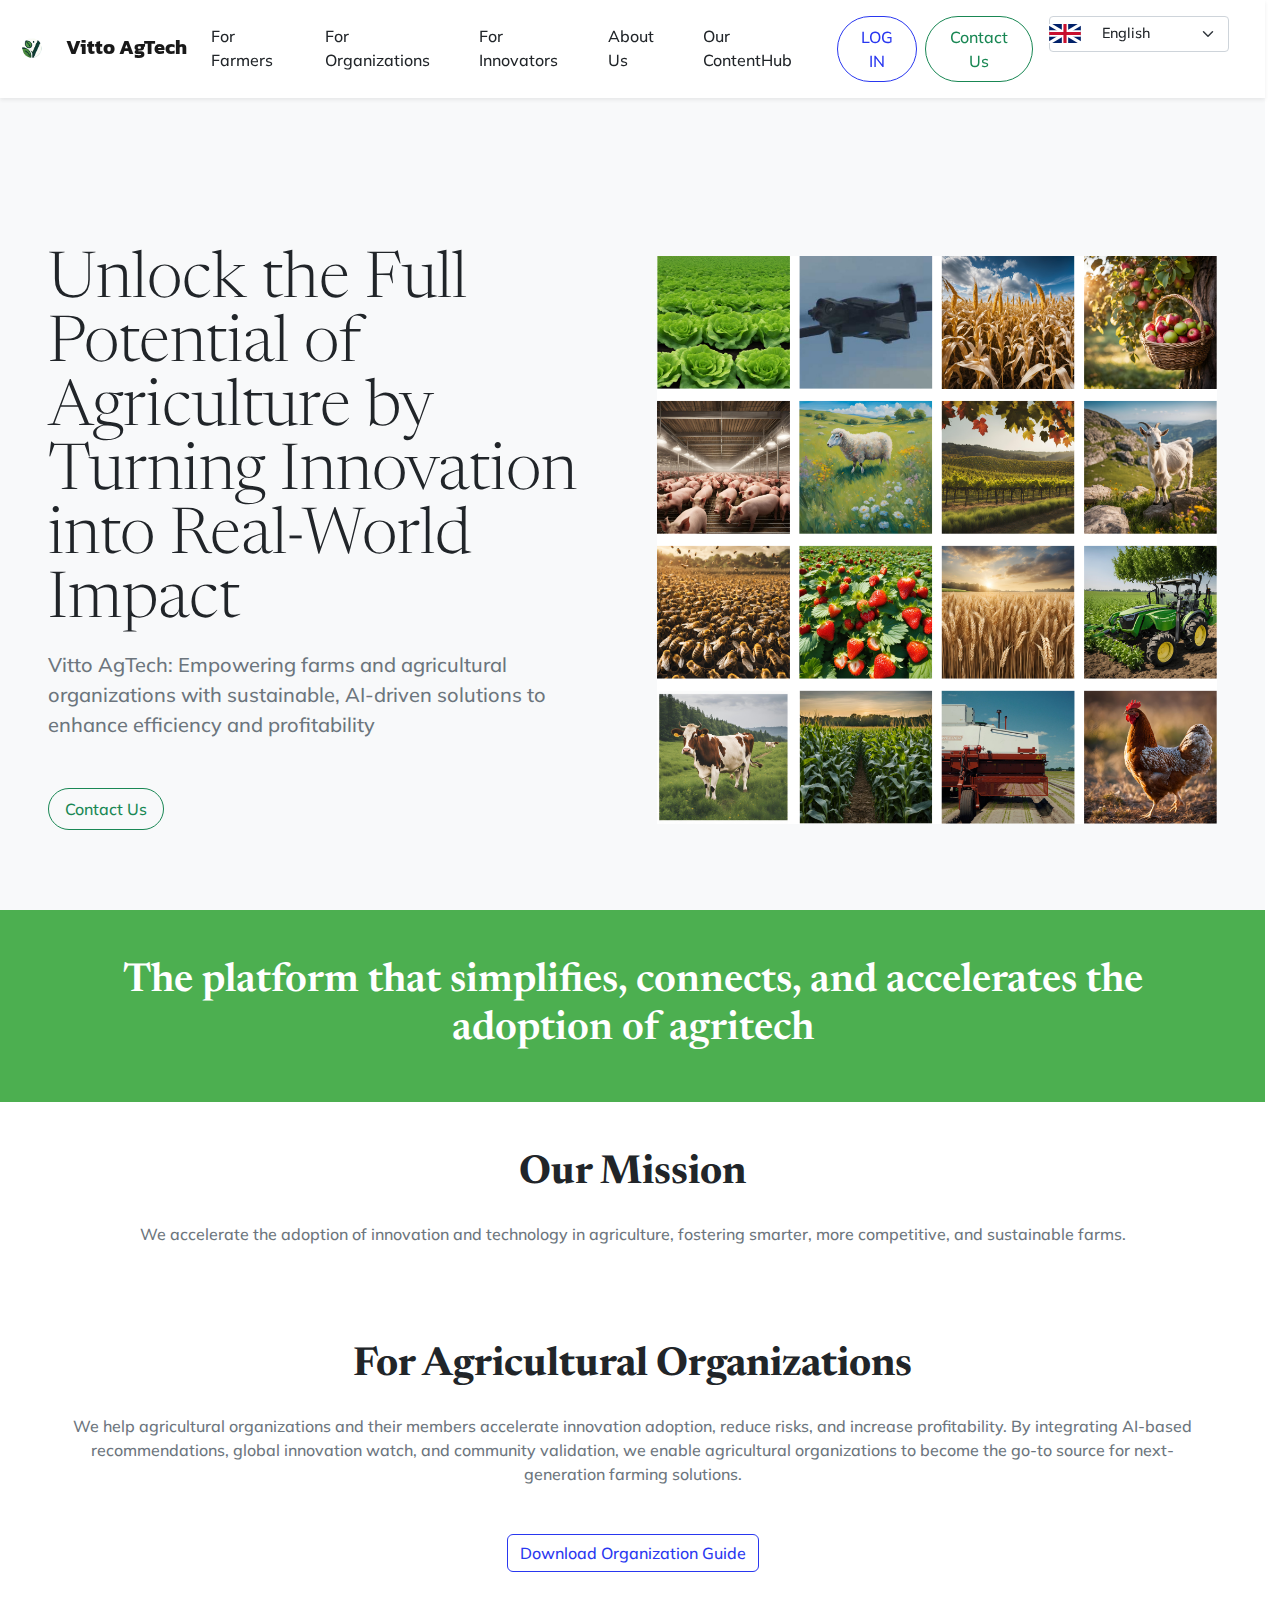
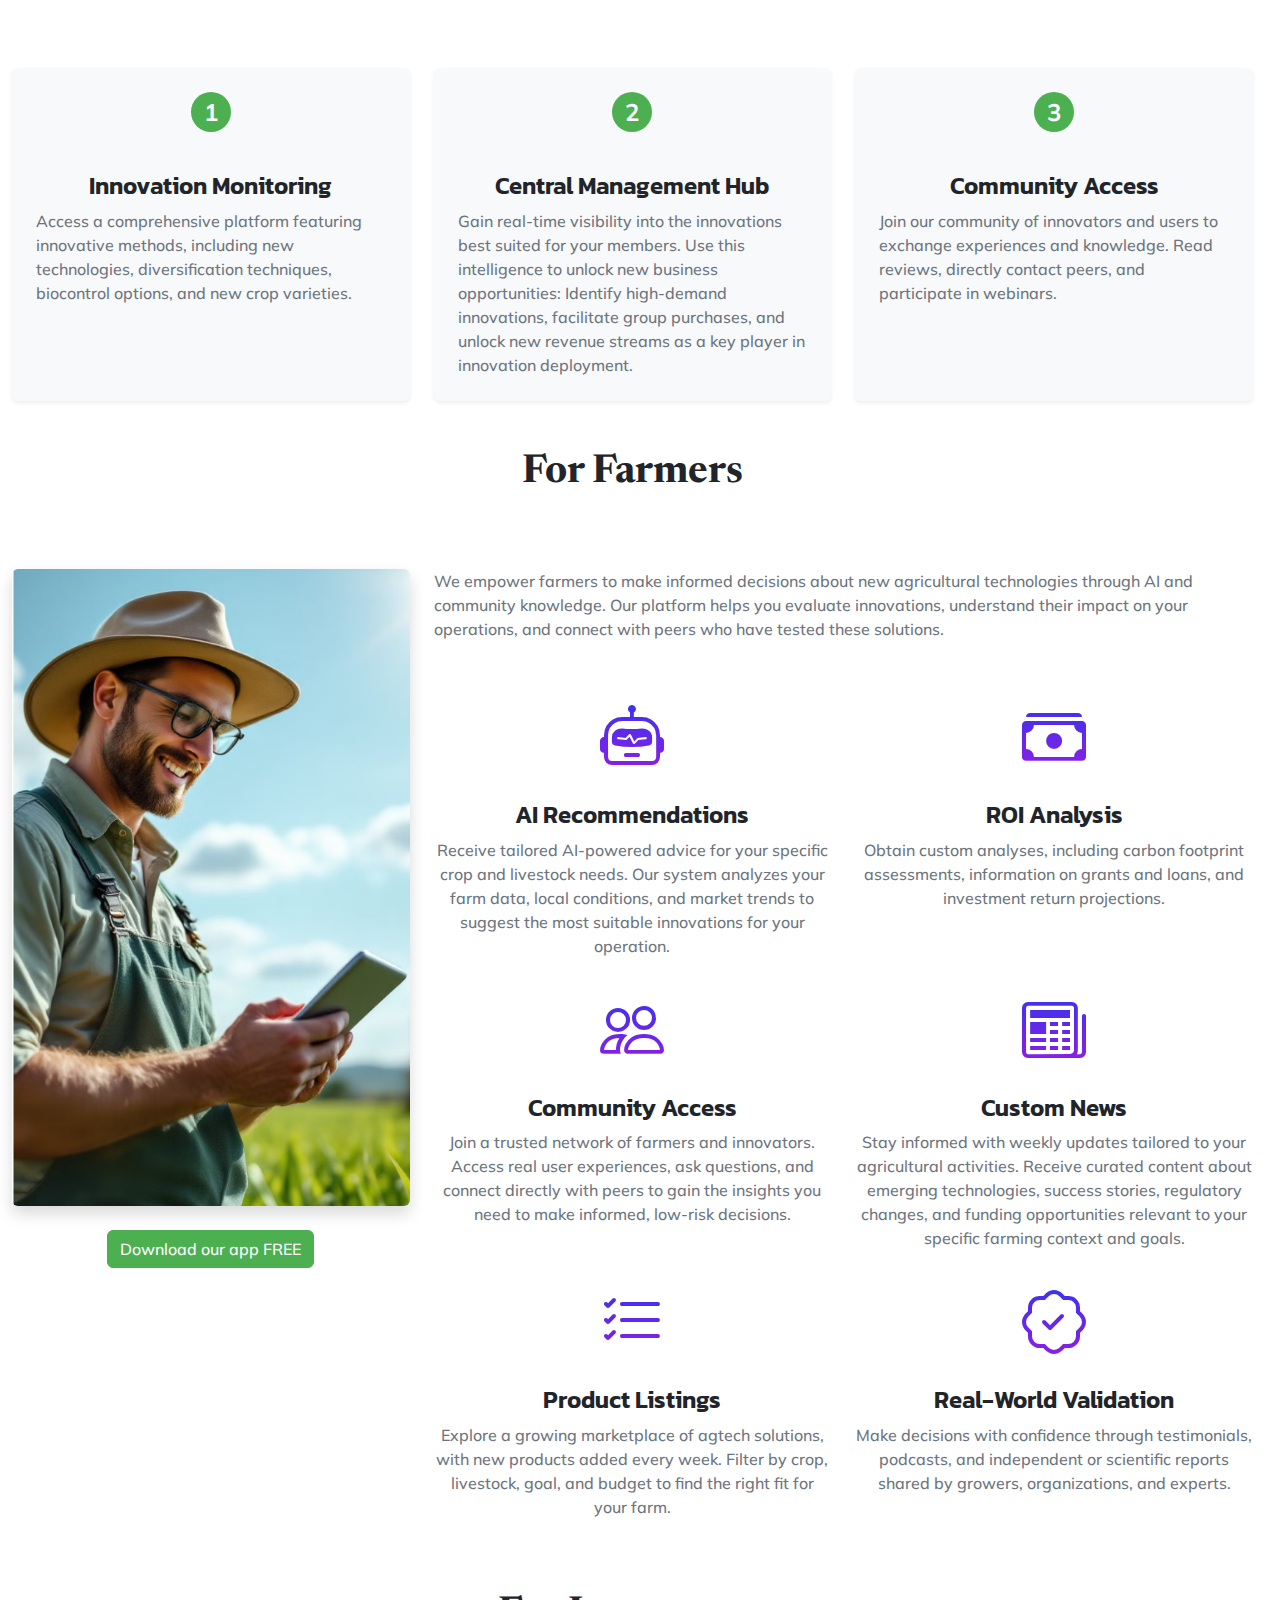
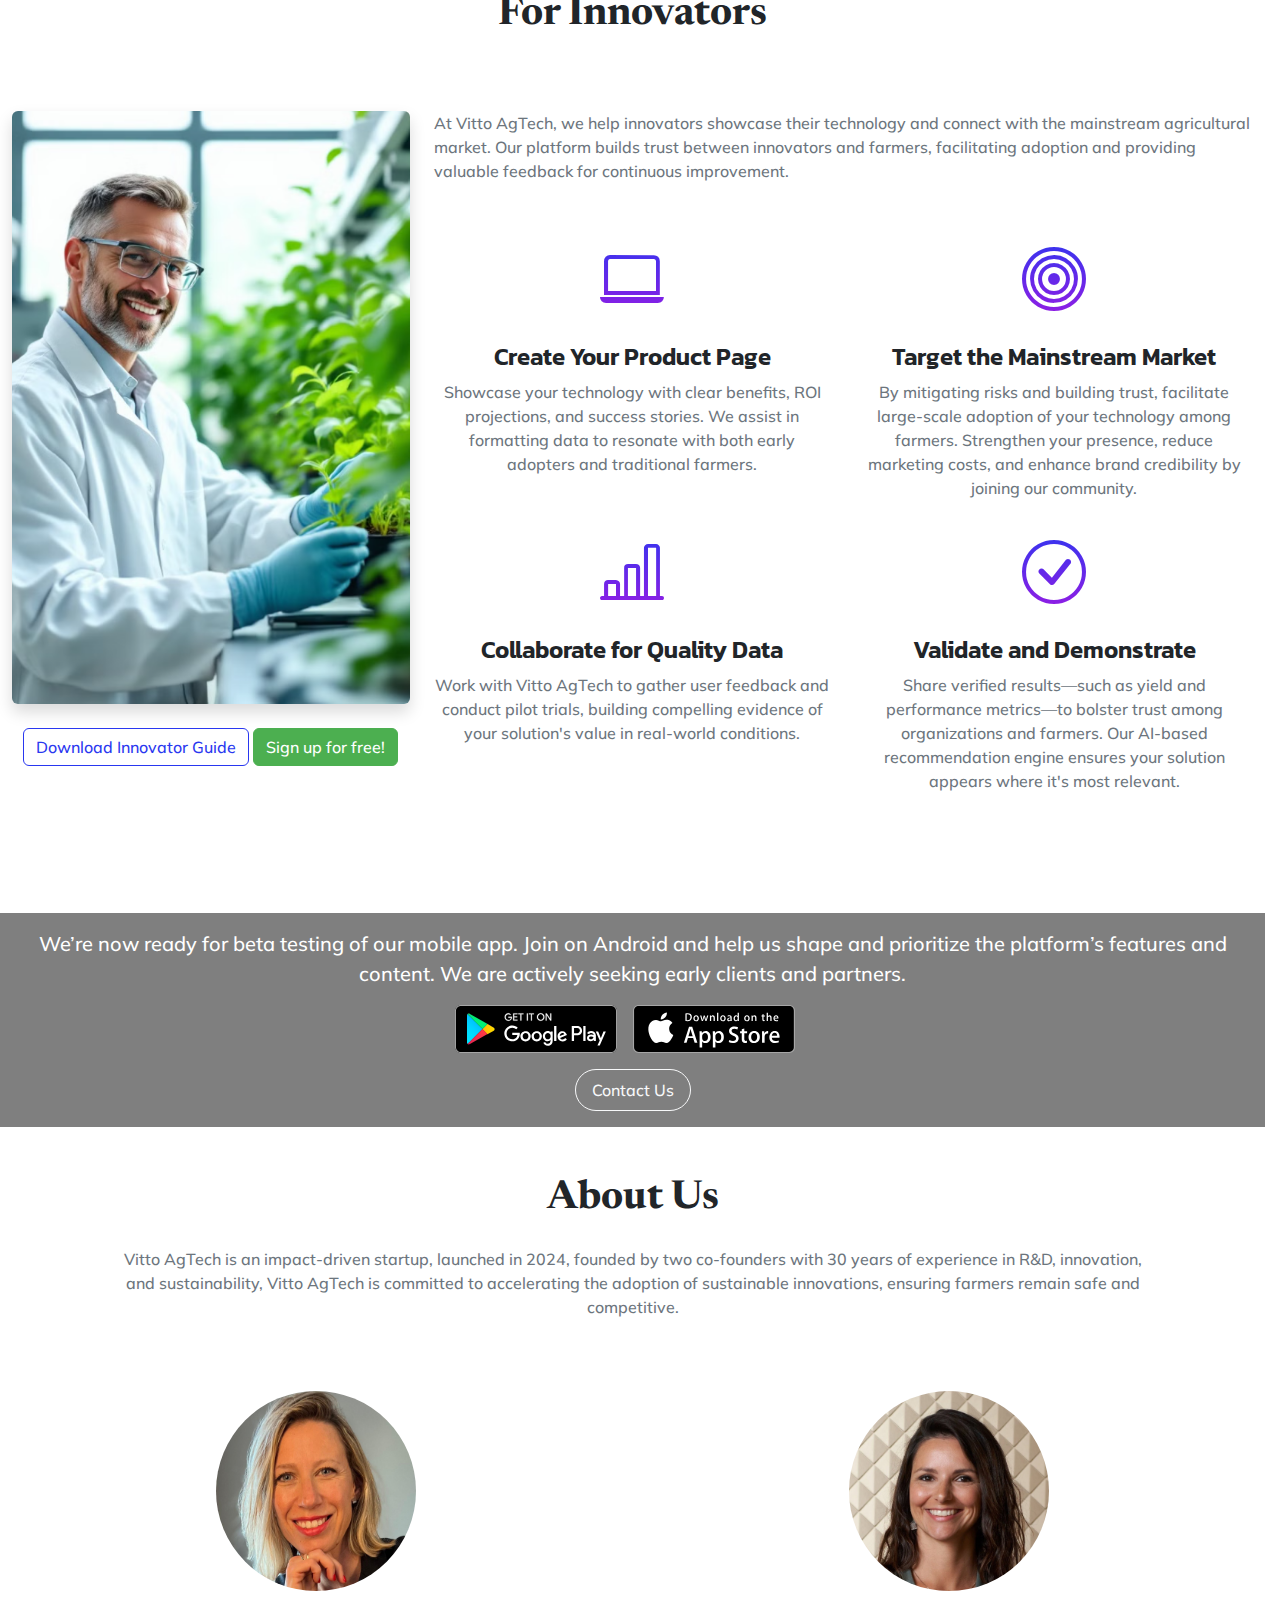
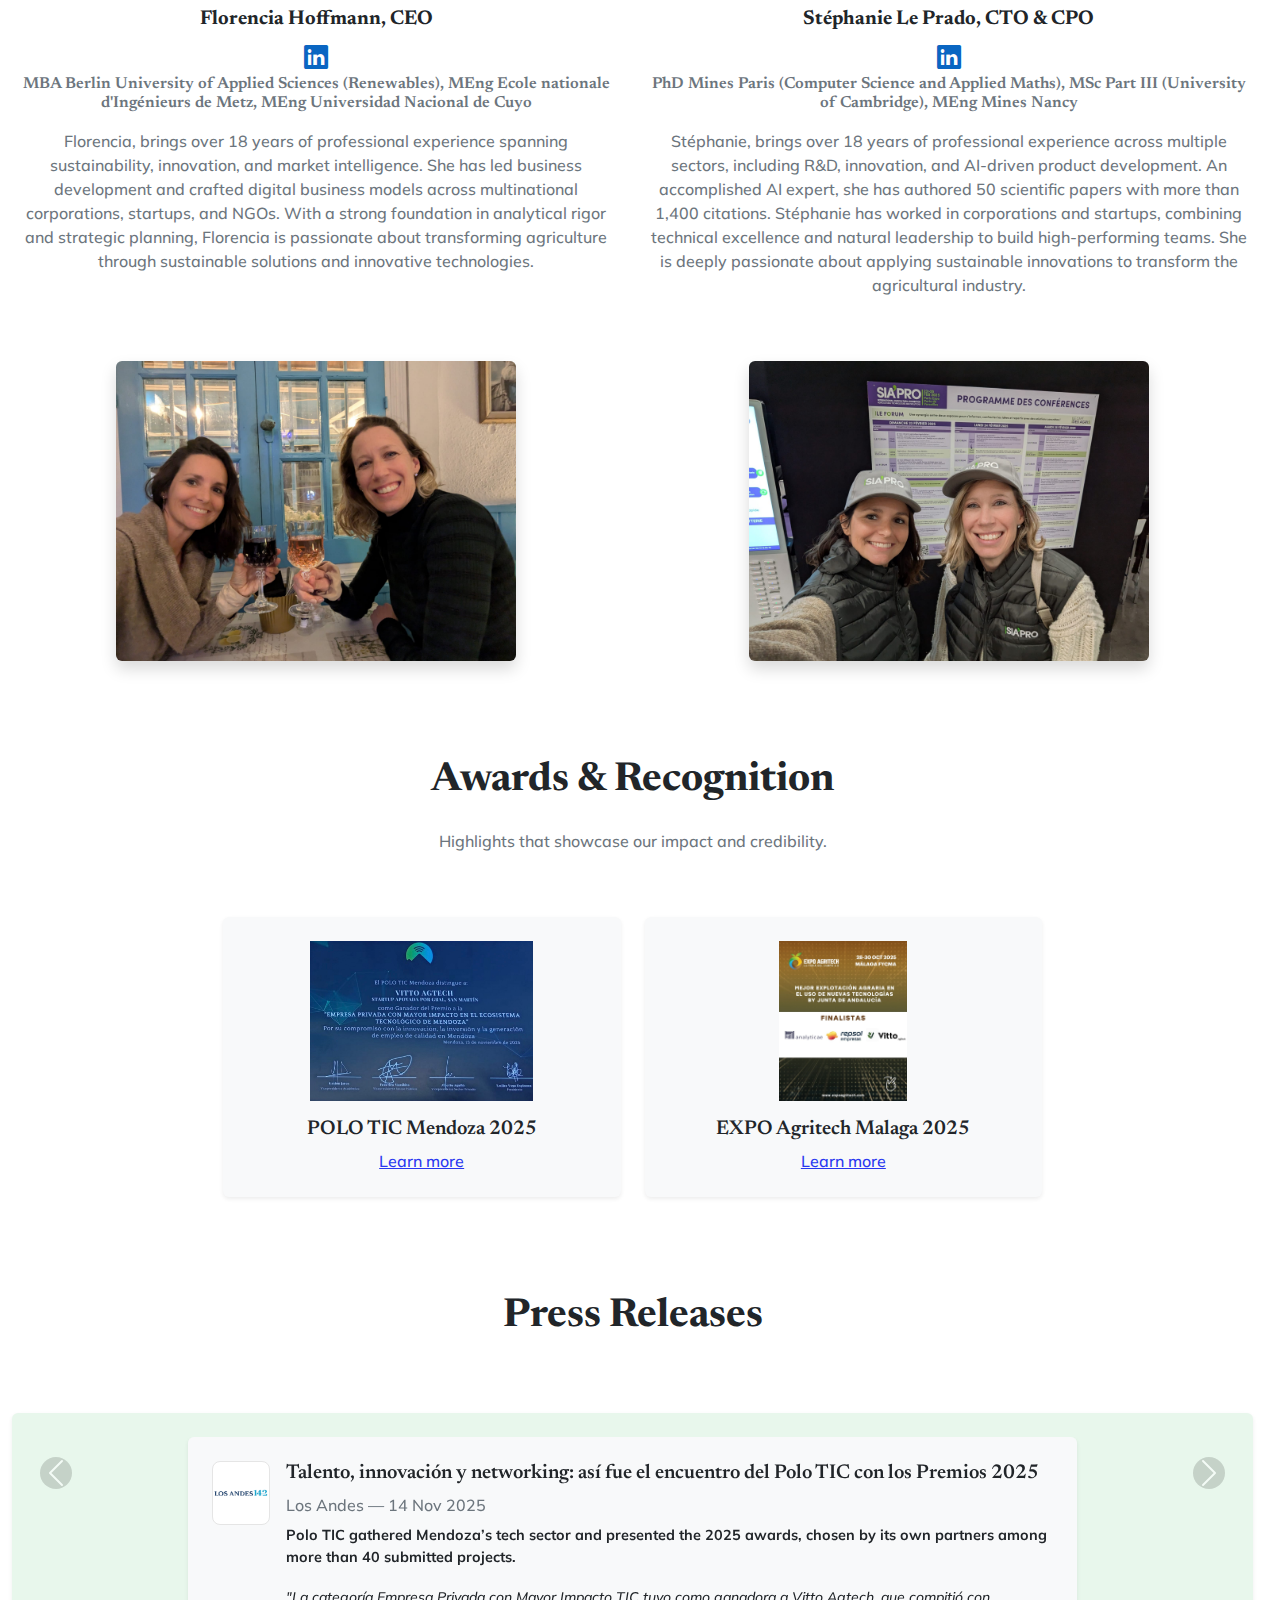
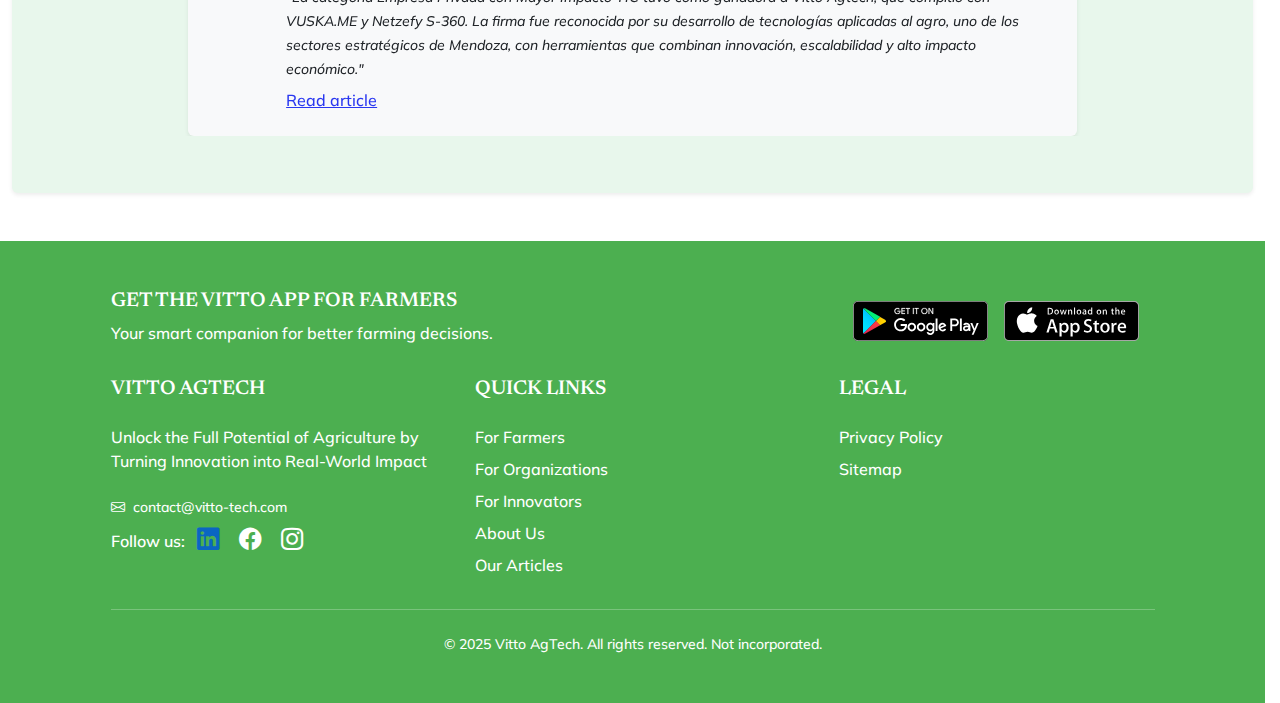
<file: index.html>
<!DOCTYPE html>
<html lang="en">
    <head>
        <!-- Google tag (gtag.js) -->
<script async src="https://www.googletagmanager.com/gtag/js?id=G-7T7GXKBD2Y"></script>
<script>
  window.dataLayer = window.dataLayer || [];
  function gtag(){dataLayer.push(arguments);}
  gtag('js', new Date());

  gtag('config', 'G-7T7GXKBD2Y');
</script>
        <meta charset="utf-8" />
        <meta name="viewport" content="width=device-width, initial-scale=1, shrink-to-fit=no" />
        <meta name="description" content="Vitto AgTech: Empowering farmers and agricultural organizations with AI-powered innovation adoption tools. Get personalized recommendations, ROI analysis, and connect with a community of agricultural innovators." />
        <meta name="keywords" content="agricultural technology, farm innovation, AI farming, agricultural community, sustainable farming, agtech solutions, ROI analysis, farm management" />
        <meta name="author" content="Vitto AgTech" />
        <meta name="robots" content="index, follow" />
        <meta property="og:title" content="Vitto AgTech - Agricultural Innovation Platform" />
        <meta property="og:description" content="Transform your farm with sustainable and efficient innovations powered by AI and community knowledge." />
        <meta property="og:image" content="assets/img/LogoVittoSB.png" />
        <meta property="og:url" content="https://vitto-tech.com" />
        <meta name="twitter:card" content="summary_large_image" />
        <title>Vitto AgTech - Agricultural Innovation Platform | AI-Powered Farm Solutions</title>
        <link rel="canonical" href="https://vitto-tech.com" />
        <link rel="icon" type="image/x-icon" href="assets/favicon.ico" />
        <!-- Bootstrap icons-->
        <link href="https://cdn.jsdelivr.net/npm/bootstrap-icons/font/bootstrap-icons.css" rel="stylesheet" />
        <!-- Google fonts-->
        <link rel="preconnect" href="https://fonts.gstatic.com" />
        <link href="https://fonts.googleapis.com/css2?family=Newsreader:ital,wght@0,600;1,600&amp;display=swap" rel="stylesheet" />
        <link href="https://fonts.googleapis.com/css2?family=Mulish:ital,wght@0,300;0,500;0,600;0,700;1,300;1,500;1,600;1,700&amp;display=swap" rel="stylesheet" />
        <link href="https://fonts.googleapis.com/css2?family=Kanit:ital,wght@0,400;1,400&amp;display=swap" rel="stylesheet" />
        <!-- Core theme CSS (includes Bootstrap)-->
        <link href="css/styles.css" rel="stylesheet" />
        <style>
            .feature-number {
                width: 40px;
                height: 40px;
                background-color: #4CAF50;
                color: white;
                border-radius: 50%;
                display: inline-flex;
                align-items: center;
                justify-content: center;
                font-size: 1.5rem;
                font-weight: bold;
                margin: 0 auto;
            }
            .section-title {
                font-size: 2.5rem;
                font-weight: bold;
                margin-bottom: 1.5rem;
            }
            .language-switcher {
                position: relative;
                display: inline-block;
            }
            .language-switcher select {
                padding: 0.375rem 2.25rem 0.375rem 3.25rem;
                font-size: 0.9rem;
                border-radius: 0.25rem;
                border: 1px solid #ced4da;
                background-color: #fff;
                cursor: pointer;
                appearance: none;
                min-width: 180px;
            }
            .language-switcher select:focus {
                border-color: #4CAF50;
                outline: 0;
                box-shadow: 0 0 0 0.25rem rgba(76, 175, 80, 0.25);
            }
            .language-switcher::before {
                content: "";
                position: absolute;
                left: 1rem;
                top: 50%;
                transform: translateY(-50%);
                width: 2rem;
                height: 1.25rem;
                background-size: contain;
                background-repeat: no-repeat;
                background-position: center;
                pointer-events: none;
            }
            .language-switcher[data-selected="fr"]::before {
                background-image: url('data:image/svg+xml,<svg xmlns="http://www.w3.org/2000/svg" viewBox="0 0 3 2"><rect width="1" height="2" fill="%23002395"/><rect width="1" height="2" x="1" fill="%23FFFFFF"/><rect width="1" height="2" x="2" fill="%23ED2939"/></svg>');
            }
            .language-switcher[data-selected="es"]::before {
                background-image: url('data:image/svg+xml,<svg xmlns="http://www.w3.org/2000/svg" viewBox="0 0 3 2"><rect width="3" height="2" fill="%23c60b1e"/><rect width="3" height="1.2" y="0.4" fill="%23ffc400"/></svg>');
            }
            .language-switcher[data-selected="en"]::before {
                background-image: url('data:image/svg+xml,<svg xmlns="http://www.w3.org/2000/svg" viewBox="0 0 10 6"><rect width="10" height="6" fill="%23012169"/><path d="M0,0 L10,6 M10,0 L0,6" stroke="%23fff" stroke-width="1"/><path d="M5,0 L5,6 M0,3 L10,3" stroke="%23fff" stroke-width="2"/><path d="M5,0 L5,6 M0,3 L10,3" stroke="%23C8102E" stroke-width="1"/></svg>');
            }
            /* Ensure fixed-top navbar doesn't overlap content on mobile/desktop */
            body { padding-top: 72px; }
            @media (min-width: 992px) { body { padding-top: 76px; } }
            /* Add safe-area padding for footers on mobile devices */
            footer { padding-bottom: calc(env(safe-area-inset-bottom, 0px) + 16px); }
            /* Reduce excessive horizontal padding/margins in footer on small screens */
            @media (max-width: 576px) {
                footer .container {
                    padding-left: 1rem !important;
                    padding-right: 1rem !important;
                }
                footer .row.align-items-center {
                    margin-left: 0 !important;
                    margin-right: 0 !important;
                }
                footer .row.gx-5 {
                    --bs-gutter-x: 1rem;
                }
            }
            /* Prevent layout shift when Bootstrap modal toggles body scrollbar */
            html { overflow-y: scroll; scrollbar-gutter: stable; }
            .modal-open { padding-right: 0 !important; }
            .modal { padding-right: 0 !important; overflow-y: auto; }
        </style>

        <!-- Google Tag Manager -->
        <script>(function(w,d,s,l,i){w[l]=w[l]||[];w[l].push({'gtm.start':
            new Date().getTime(),event:'gtm.js'});var f=d.getElementsByTagName(s)[0],
            j=d.createElement(s),dl=l!='dataLayer'?'&l='+l:'';j.async=true;j.src=
            'https://www.googletagmanager.com/gtm.js?id='+i+dl;f.parentNode.insertBefore(j,f);
            })(window,document,'script','dataLayer','GTM-K4W5PC67');
        </script>
            <!-- End Google Tag Manager -->
        <script src="https://cdn.startbootstrap.com/sb-forms-latest.js"></script>
        <script>
        // Dynamically adjust body top padding to match actual navbar height (handles mobile collapse)
        (function () {
            function adjustOffsets() {
                var nav = document.getElementById('mainNav');
                if (!nav) return;
                var h = nav.offsetHeight || 72;
                document.body.style.paddingTop = h + 'px';
            }
            window.addEventListener('load', adjustOffsets, { passive: true });
            window.addEventListener('resize', adjustOffsets, { passive: true });
            document.addEventListener('DOMContentLoaded', function () {
                var toggler = document.getElementById('navbar-toggler');
                if (toggler) {
                    toggler.addEventListener('click', function () {
                        setTimeout(adjustOffsets, 350);
                    }, { passive: true });
                }
            });
        })();
        </script>
        <!-- Structured Data -->
        <script type="application/ld+json">
        {
            "@context": "https://schema.org",
            "@type": "Organization",
            "name": "Vitto AgTech",
            "description": "Agricultural innovation platform empowering farmers with AI-powered solutions",
            "url": "https://www.vitto-tech.com",
            "logo": "https://www.vitto-tech.com/assets/img/LogoVittoSB.png",
            "sameAs": [],
            "offers": {
                "@type": "Offer",
                "name": "Agricultural Innovation Solutions",
                "description": "AI-powered recommendations, ROI analysis, and community access for farmers"
            }
        }
        </script>
    </head>
    <body id="page-top">
        <!-- Google Tag Manager (noscript) -->
        <noscript><iframe src="https://www.googletagmanager.com/ns.html?id=GTM-K4W5PC67"
        height="0" width="0" style="display:none;visibility:hidden"></iframe>
        </noscript>
    <!-- End Google Tag Manager (noscript) -->
        <!-- Navigation-->
        <nav class="navbar navbar-expand-lg navbar-light fixed-top shadow-sm" id="mainNav">
            <div class="container-fluid">
                <a class="navbar-brand fw-bold" href="#page-top">
                    <img src="assets/img/LogoVittoSB.png" alt="Vitto AgTech Logo" style="height: 40px; margin-right: 10px;">
                    Vitto AgTech
                </a>
                <button class="navbar-toggler" type="button" data-bs-toggle="collapse" data-bs-target="#navbarResponsive" aria-controls="navbarResponsive" aria-expanded="false" aria-label="Toggle navigation" id="navbar-toggler">
                    <span class="navbar-toggler-icon"></span>
                </button>
                <div class="collapse navbar-collapse" id="navbarResponsive">
                    <ul class="navbar-nav ms-auto me-4 my-3 my-lg-0">
                        <li class="nav-item"><a class="nav-link me-lg-3" href="#farmers" data-en="For Farmers" data-fr="Pour les Agriculteurs" data-es="Para Agricultores">For Farmers</a></li>
                        <li class="nav-item"><a class="nav-link me-lg-3" href="#organizations" data-en="For Organizations" data-fr="Pour les Organisations" data-es="Para Organizaciones">For Organizations</a></li>
                        <li class="nav-item"><a class="nav-link me-lg-3" href="#innovators" data-en="For Innovators" data-fr="Pour les Innovateurs" data-es="Para Innovadores">For Innovators</a></li>
                        <li class="nav-item"><a class="nav-link me-lg-3" href="#about" data-en="About Us" data-fr="À Propos de Nous" data-es="Sobre Nosotros">About Us</a></li>
                        <li class="nav-item"><a class="nav-link me-lg-3" href="articles.html" data-en="Our ContentHub" data-fr="Notre ContentHub" data-es="Nuestro ContentHub">Our ContentHub</a></li>

                        <li class="nav-item">
                            <a class="btn btn-outline-primary py-2 px-3 rounded-pill fs-6 me-2" href="https://app.vitto-tech.com" target="_blank" rel="noopener"
                               data-en="LOG IN" data-fr="CONNEXION" data-es="INICIAR SESIÓN">
                               LOG IN
                            </a>
                        </li>
                        <li class="nav-item">
                       <a class="btn btn-outline-success py-2 px-3 rounded-pill fs-6"
   href="#"
   data-bs-toggle="modal"
   data-bs-target="#contactModal"
   data-en="Contact Us" data-fr="Contactez-nous" data-es="Contáctenos">
   Contact Us
</a>

                            </li>
                        
                        <li class="nav-item">
                            <div class="language-switcher" data-selected="fr">
                                <select id="language-select" class="form-select" onchange="setLanguage(this.value)">
                                    <option value="fr">Français</option>
                                    <option value="es">Español</option>
                                    <option value="en">English</option>
                                </select>
                            </div>
                        </li>
                    </ul>
                </div>
            </div>
        </nav>


        <script>
                // Define the link as a variable
                const createAccountLink = "https://app.vitto-tech.com/";

                // Apply the link to all elements with a specific class or ID
                document.addEventListener('DOMContentLoaded', function () {
                    // Update the "Create Account" button in the modal
                    const createAccountButtons = document.querySelectorAll('.create-account-link');
                    createAccountButtons.forEach(button => {
                        button.href = createAccountLink;
                    });
                });
            </script>
        
        
        <!-- Mashead header-->
        <header class="masthead">
            <div class="container-fluid px-5">
                <div class="row gx-5 align-items-center">
                    <div class="col-lg-6">
                        <div class="mb-5 mb-lg-0 text-center text-lg-start">
                            <h1 class="display-3 lh-1 mb-3" 
                                data-en="Unlock the Full Potential of Agriculture by Turning Innovation into Real-World Impact" 
                                data-fr="Libérez le Plein Potentiel de l'Agriculture en Transformant l'Innovation en Impact Concret" 
                                data-es="Desbloquea el Potencial Completo de la Agricultura Convirtiendo la Innovación en Impacto Real">
                                Unlock the Full Potential of Agriculture by Turning Innovation into Real-World Impact
                            </h1>
                            <p class="lead fw-normal text-muted mb-5" 
                               data-en="Vitto AgTech: Empowering farms and agricultural organizations with sustainable, AI-driven solutions to enhance efficiency and profitability" 
                               data-fr="Vitto AgTech: Accompagner les exploitations et organisations agricoles avec des solutions durables basées sur l'IA pour améliorer l'efficacité et la rentabilité" 
                               data-es="Vitto AgTech: Empoderando a granjas y organizaciones agrícolas con soluciones sostenibles impulsadas por IA para mejorar la eficiencia y rentabilidad">
                                Vitto AgTech: Empowering farms and agricultural organizations with sustainable, AI-driven solutions to enhance efficiency and profitability
                            </p>
                            <div class="d-flex flex-column flex-lg-row align-items-center">
                            <a class="btn btn-outline-success py-2 px-3 rounded-pill fs-6"
                            href="#"
                            data-bs-toggle="modal"
                            data-bs-target="#contactModal"
                            data-en="Contact Us" data-fr="Contactez-nous" data-es="Contáctenos">
                            Contact Us
                            </a>

                            </div>
                        </div>
                    </div>
                    <div class="col-lg-6 text-center">
                        <img src="assets/img/Collage3.png" alt="Agricultural Innovation Technology Showcase" class="img-fluid">
                    </div>
                </div>
            </div>
        </header>
        
        <!-- Quote/testimonial aside-->
        <aside class="text-center bg-green py-5">
            <div class="container-fluid">
                <div class="row justify-content-center">
                    <div class="col-lg-10">
                        <div class="h2 fs-1 text-white mb-0" 
                             data-en="The platform that simplifies, connects, and accelerates the adoption of agritech" 
                             data-fr="La plateforme qui simplifie, connecte et accélère l'adoption de l'agritech" 
                             data-es="La plataforma que simplifica, conecta y acelera la adopción de agritech">
                             The platform that simplifies, connects, and accelerates the adoption of agritech
                        </div>
                    </div>
                </div>
            </div>
        </aside>
        
        <!-- Problem Statement Section -->
        <section id="problem-statement" class="py-5">
            <div class="container-fluid">
                <div class="row justify-content-center">
                    <div class="col-12 text-center">
                        <h2 class="section-title mb-4" data-en="Our Mission" data-fr="Notre Mission" data-es="Nuestra Misión">Our Mission</h2>
                        <div class="row justify-content-center">
                            <div class="col-lg-10">
                                <p class="text-muted mb-0" data-en="We accelerate the adoption of innovation and technology in agriculture, fostering smarter, more competitive, and sustainable farms."
                                data-fr="Nous accélérons l'adoption de l'innovation et de la technologie dans l'agriculture, favorisant des exploitations plus intelligentes, plus compétitives et durables."
                                data-es="Aceleramos la adopción de innovación y tecnología en la agricultura, fomentando granjas más inteligentes, competitivas y sostenibles.">
                                We accelerate the adoption of innovation and technology in agriculture, fostering smarter, more competitive, and sustainable farms.
                                </p>
                            </div>
                        </div>
                    </div>
                </div>
            </div>
        </section>

        <!-- App features section-->
        <section id="features" class="py-5">
            <div class="container-fluid">
                
                <!-- Agricultural Organizations Section -->
                <div id="organizations" class="row mb-5">
                    <div class="col-12 text-center mb-5">
                        <h3 class="mb-4 section-title" 
                            data-en="For Agricultural Organizations" 
                            data-fr="Pour les Organisations Agricoles" 
                            data-es="Para Organizaciones Agrícolas">
                            For Agricultural Organizations
                        </h3>
                        <p class="text-muted mb-5 px-lg-5" 
                           data-en="We help agricultural organizations and their members accelerate innovation adoption, reduce risks, and increase profitability. By integrating AI-based recommendations, global innovation watch, and community validation, we enable agricultural organizations to become the go-to source for next-generation farming solutions." 
                           data-fr="Nous aidons les organisations agricoles et leurs membres à accélérer l'adoption de l'innovation, réduire les risques et augmenter la rentabilité. En intégrant des recommandations basées sur l'IA, une veille sur l'innovation mondiale et la validation par la communauté, nous permettons aux organisations agricoles de devenir la source de référence pour les solutions agricoles de nouvelle génération." 
                           data-es="Ayudamos a las organizaciones agrícolas y sus miembros a acelerar la adopción de innovaciones, reducir riesgos y aumentar la rentabilidad. Al integrar recommandations basadas en IA, vigilancia de innovación global y validación comunitaria, permitimos que las organizaciones agrícolas se conviertan en la fuente de referencia para soluciones agrícolas de próxima generación.">
                            We help agricultural organizations and their members accelerate innovation adoption, reduce risks, and increase profitability. By integrating AI-based recommendations, global innovation watch, and community validation, we enable agricultural organizations to become the go-to source for next-generation farming solutions.
                        </p>
                        <a class="btn btn-outline-primary mb-5" href="assets/brochures/coop_fr.pdf" id="org-brochure-btn"
                           data-en-href="assets/brochures/coop_en.pdf"
                           data-fr-href="assets/brochures/coop_fr.pdf"
                           data-es-href="assets/brochures/coop_en.pdf"
                           data-en="Download Organization Guide"
                           data-fr="Télécharger le Guide des Organisations"
                           data-es="Descargar Guía de Organizaciones">
                            Télécharger le Guide des Organisations
                        </a>
                    </div>
                    <div class="col-12">
                        <div class="row g-4">
                            <div class="col-md-4">
                                <div class="feature-card h-100 p-4 bg-light rounded shadow-sm">
                                    <div class="text-center mb-4">
                                        <div class="feature-number mb-3">1</div>
                                    </div>
                                    <h4 class="font-alt text-center" data-en="Innovation Monitoring" data-fr="Veille sur l'Innovation" data-es="Vigilancia de Innovación">Innovation Monitoring</h4>
                                    <p class="text-muted mb-0" data-en="Access a comprehensive platform featuring innovative methods, including new technologies, diversification techniques, biocontrol options, and new crop varieties."
                                       data-fr="Accédez à une plateforme complète présentant des méthodes innovantes, y compris de nouvelles technologies, des techniques de diversification, des options de biocontrôle et de nouvelles variétés de cultures."
                                       data-es="Acceda a una plataforma integral que presenta métodos innovadores, incluidas nuevas tecnologías, técnicas de diversificación, opciones de biocontrol y nuevas variedades de cultivos.">
                                        Access a comprehensive platform featuring innovative methods, including new technologies, diversification techniques, biocontrol options, and new crop varieties.
                                    </p>
                                </div>
                            </div>
                            <div class="col-md-4">
                                <div class="feature-card h-100 p-4 bg-light rounded shadow-sm">
                                    <div class="text-center mb-4">
                                        <div class="feature-number mb-3">2</div>
                                    </div>
                                    <h4 class="font-alt text-center" data-en="Central Management Hub" data-fr="Point Central de Gestion" data-es="Gestión Central">Central Management Hub</h4>
                                    <p class="text-muted mb-0" data-en="Gain real-time visibility into the innovations best suited for your members. Use this intelligence to unlock new business opportunities: Identify high-demand innovations, facilitate group purchases, and unlock new revenue streams as a key player in innovation deployment."
                                       data-fr="Obtenez une visibilité en temps réel sur les innovations les mieux adaptées à vos membres. Utilisez cette intelligence pour débloquer de nouvelles opportunités commerciales : identifiez les innovations très demandées, facilitez les achats groupés et débloquez de nouveaux flux de revenus en tant qu'acteur clé du déploiement de l'innovation."
                                       data-es="Obtenga visibilidad en tiempo real sobre las innovaciones más adecuadas para sus miembros. Utilice esta inteligencia para desbloquear nuevas oportunidades comerciales: identifique innovaciones de alta demanda, facilite compras grupales y desbloquee nuevos flujos de ingresos como actor clave en el despliegue de innovación.">
                                        Gain real-time visibility into the innovations best suited for your members. Use this intelligence to unlock new business opportunities: Identify high-demand innovations, facilitate group purchases, and unlock new revenue streams as a key player in innovation deployment.
                                    </p>
                                </div>
                            </div>
                            <div class="col-md-4">
                                <div class="feature-card h-100 p-4 bg-light rounded shadow-sm">
                                    <div class="text-center mb-4">
                                        <div class="feature-number mb-3">3</div>
                                    </div>
                                    <h4 class="font-alt text-center" data-en="Community Access" data-fr="Accès à la Communauté" data-es="Acceso a la Comunidad">Community Access</h4>
                                    <p class="text-muted mb-0" data-en="Join our community of innovators and users to exchange experiences and knowledge. Read reviews, directly contact peers, and participate in webinars."
                                       data-fr="Rejoignez notre communauté d'innovateurs et d'utilisateurs pour échanger des expériences et des connaissances. Lisez les avis, contactez directement vos pairs et participez à des webinaires."
                                       data-es="Únase a nuestra comunidad de innovadores y usuarios para intercambiar experiencias y conocimientos. Lea reseñas, contacte directamente con sus pares y participe en webinars.">
                                        Join our community of innovators and users to exchange experiences and knowledge. Read reviews, directly contact peers, and participate in webinars.
                                    </p>
                                </div>
                            </div>
                        </div>
                    </div>
                </div>

                <!-- Farmers Section -->
                <div id="farmers" class="row mb-5">
                    <div class="col-12 text-center mb-5">
                        <h3 class="mb-4 section-title" data-en="For Farmers" data-fr="Pour les Agriculteurs" data-es="Para Agricultores">For Farmers</h3>
                    </div>
                    <div class="col-md-4">
                        <div class="text-center">
                            <img src="assets/img/agricultor.png" alt="Modern Farmer with Technology" class="img-fluid mb-4 rounded shadow" style="max-width: 400px; width: 100%;">
                        </div>
                        <div class="text-center">
                            <a class="btn btn-primary" href="https://app.vitto-tech.com/download" target="_blank" rel="noopener"
                               data-en="Download our app FREE" data-fr="Téléchargez notre application GRATUITEMENT" data-es="Descargue nuestra app GRATUITAMENTE">Download our app</a>
                        </div>
                    </div>
                    <div class="col-md-8">
                        <p class="text-muted mb-5"
                           data-en="We empower farmers to make informed decisions about new agricultural technologies through AI and community knowledge. Our platform helps you evaluate innovations, understand their impact on your operations, and connect with peers who have tested these solutions."
                           data-fr="Nous donnons aux agriculteurs les moyens de prendre des décisions éclairées sur les nouvelles technologies agricoles grâce à l'IA et aux connaissances de la communauté. Notre plateforme vous aide à évaluer les innovations, à comprendre leur impact sur vos opérations et à vous connecter avec des pairs qui ont testé ces solutions."
                           data-es="Capacitamos a los agricultores para tomar decisiones informadas sobre nuevas tecnologías agrícolas a través de IA y conocimiento comunitario. Nuestra plataforma le ayuda a evaluar innovaciones, comprender su impacto en sus operaciones y conectarse con pares que han probado estas soluciones.">
                            We empower farmers to make informed decisions about new agricultural technologies through AI and community knowledge. Our platform helps you evaluate innovations, understand their impact on your operations, and connect with peers who have tested these solutions.
                        </p>
                        <div class="row">
                            <div class="col-md-6">
                                <div class="feature-card text-center mb-4">
                                    <i class="bi bi-robot icon-feature text-gradient d-block mb-3" style="color: #4CAF50;"></i>
                                    <h4 class="font-alt" 
                                        data-en="AI Recommendations" 
                                        data-fr="Recommandations IA" 
                                        data-es="Recomendaciones IA">
                                        AI Recommendations
                                    </h4>
                                    <p class="text-muted" 
                                       data-en="Receive tailored AI-powered advice for your specific crop and livestock needs. Our system analyzes your farm data, local conditions, and market trends to suggest the most suitable innovations for your operation." 
                                       data-fr="Recevez des conseils personnalisés basés sur l'IA pour vos besoins spécifiques en cultures et en élevage. Notre système analyse les données de votre exploitation, les conditions locales et les tendances du marché pour suggérer les innovations les plus adaptées à votre activité." 
                                       data-es="Reciba asesoramiento personalizado impulsado por IA para sus necesidades específicas de cultivos y ganadería. Nuestro sistema analiza los datos de su granja, las condiciones locales y las tendencias del mercado para sugerir las innovaciones más adecuadas para su operación.">
                                        Receive tailored AI-powered advice for your specific crop and livestock needs. Our system analyzes your farm data, local conditions, and market trends to suggest the most suitable innovations for your operation.
                                    </p>
                                </div>
                            </div>
                            <div class="col-md-6">
                                <div class="feature-card text-center mb-4">
                                    <i class="bi bi-cash-stack icon-feature text-gradient d-block mb-3" style="color: #4CAF50;"></i>
                                    <h4 class="font-alt" 
                                        data-en="ROI Analysis" 
                                        data-fr="Analyse ROI" 
                                        data-es="Análisis ROI">
                                        ROI Analysis
                                    </h4>
                                    <p class="text-muted" 
                                       data-en="Obtain custom analyses, including carbon footprint assessments, information on grants and loans, and investment return projections." 
                                       data-fr="Obtenez des analyses personnalisées, incluant des évaluations d'empreinte carbone, des informations sur les subventions et les prêts, et des projections de retour sur investissement." 
                                       data-es="Obtenga análisis personalizados, incluyendo evaluaciones de huella de carbono, información sobre subvenciones y préstamos, y proyecciones de retorno de inversión.">
                                        Obtain custom analyses, including carbon footprint assessments, information on grants and loans, and investment return projections.
                                    </p>
                                </div>
                            </div>
                            <div class="col-md-6">
                                <div class="feature-card text-center mb-4">
                                    <i class="bi bi-people icon-feature text-gradient d-block mb-3" style="color: #4CAF50;"></i>
                                    <h4 class="font-alt" 
                                        data-en="Community Access" 
                                        data-fr="Accès Communauté" 
                                        data-es="Acceso Comunidad">
                                        Community Access
                                    </h4>
                                    <p class="text-muted" 
                                       data-en="Join a trusted network of farmers and innovators. Access real user experiences, ask questions, and connect directly with peers to gain the insights you need to make informed, low-risk decisions." 
                                       data-fr="Rejoignez un réseau de confiance d'agriculteurs et d'innovateurs. Accédez à des expériences réelles d'utilisateurs, posez des questions et connectez-vous directement avec vos pairs pour obtenir les informations nécessaires pour prendre des décisions éclairées à faible risque." 
                                       data-es="Únase a una red confiable de agricultores e innovadores. Acceda a experiencias reales de usuarios, haga preguntas y conéctese directamente con sus pares para obtener la información que necesita para tomar decisiones informadas y de bajo riesgo.">
                                        Join a trusted network of farmers and innovators. Access real user experiences, ask questions, and connect directly with peers to gain the insights you need to make informed, low-risk decisions.
                                    </p>
                                </div>
                            </div>
                            <div class="col-md-6">
                                <div class="feature-card text-center mb-4">
                                    <i class="bi bi-newspaper icon-feature text-gradient d-block mb-3" style="color: #4CAF50;"></i>
                                    <h4 class="font-alt" 
                                        data-en="Custom News" 
                                        data-fr="Actualités Personnalisées" 
                                        data-es="Noticias Personalizadas">
                                        Custom News
                                    </h4>
                                    <p class="text-muted" 
                                       data-en="Stay informed with weekly updates tailored to your agricultural activities. Receive curated content about emerging technologies, success stories, regulatory changes, and funding opportunities relevant to your specific farming context and goals." 
                                       data-fr="Restez informé avec des mises à jour hebdomadaires adaptées à vos activités agricoles. Recevez du contenu sélectionné sur les technologies émergentes, les réussites, les changements réglementaires et les opportunités de financement pertinents pour votre contexte agricole spécifique et vos objectifs." 
                                       data-es="Manténgase informado con actualizaciones semanales adaptadas a sus actividades agrícolas. Reciba contenido seleccionado sobre tecnologías emergentes, historias de éxito, cambios regulatorios y oportunidades de financiamiento relevantes para su contexto agrícola específico y sus objetivos.">
                                        Stay informed with weekly updates tailored to your agricultural activities. Receive curated content about emerging technologies, success stories, regulatory changes, and funding opportunities relevant to your specific farming context and goals.
                                    </p>
                                </div>
                            </div>
                            <div class="col-md-6">
                                <div class="feature-card text-center mb-4">
                                    <i class="bi bi-list-check icon-feature text-gradient d-block mb-3" style="color: #4CAF50;"></i>
                                    <h4 class="font-alt"
                                        data-en="Product Listings"
                                        data-fr="Catalogue de produits"
                                        data-es="Listado de productos">
                                        Product Listings
                                    </h4>
                                    <p class="text-muted"
                                       data-en="Explore a growing marketplace of agtech solutions, with new products added every week. Filter by crop, livestock, goal, and budget to find the right fit for your farm."
                                       data-fr="Découvrez une place de marché croissante de solutions agritech, avec de nouveaux produits ajoutés chaque semaine. Filtrez par culture, élevage, objectif et budget pour trouver ce qui convient à votre exploitation."
                                       data-es="Explore un mercado en crecimiento de soluciones agtech, con nuevos productos cada semana. Filtre por cultivo, ganadería, objetivo y presupuesto para encontrar lo que se ajusta a su explotación.">
                                        Explore a growing marketplace of agtech solutions, with new products added every week. Filter by crop, livestock, goal, and budget to find the right fit for your farm.
                                    </p>
                                </div>
                            </div>
                            <div class="col-md-6">
                                <div class="feature-card text-center mb-4">
                                    <i class="bi bi-patch-check icon-feature text-gradient d-block mb-3" style="color: #4CAF50;"></i>
                                    <h4 class="font-alt"
                                        data-en="Real‑World Validation"
                                        data-fr="Validation en conditions réelles"
                                        data-es="Validación en condiciones reales">
                                        Real‑World Validation
                                    </h4>
                                    <p class="text-muted"
                                       data-en="Make decisions with confidence through testimonials, podcasts, and independent or scientific reports shared by growers, organizations, and experts."
                                       data-fr="Prenez des décisions en confiance grâce à des témoignages, des podcasts et des rapports indépendants ou scientifiques partagés par des agriculteurs, des organisations et des experts."
                                       data-es="Tome decisiones con confianza gracias a testimonios, podcasts e informes independientes o científicos compartidos por agricultores, organizaciones y expertos.">
                                        Make decisions with confidence through testimonials, podcasts, and independent or scientific reports shared by growers, organizations, and experts.
                                    </p>
                                </div>
                            </div>
                        </div>
                    </div>
                </div>

                <!-- Innovators Section -->
                <div id="innovators" class="row mb-5">
                    <div class="col-12 text-center mb-5">
                        <h3 class="mb-4 section-title" data-en="For Innovators" data-fr="Pour les Innovateurs" data-es="Para Innovadores">For Innovators</h3>
                    </div>
                    <div class="col-md-4">
                        <div class="text-center">
                            <img src="assets/img/innovator.png" alt="Agricultural Innovation" class="img-fluid mb-4 rounded shadow" style="max-width: 400px; width: 100%;">
                        </div>
                        <div class="text-center">
                            <a class="btn btn-outline-primary" href="assets/brochures/brochure_fr.pdf" id="innovator-brochure-btn"
                               data-en-href="assets/brochures/brochure_en.pdf"
                               data-fr-href="assets/brochures/brochure_fr.pdf"
                               data-es-href="assets/brochures/brochure_en.pdf"
                               data-en="Download Innovator Guide"
                               data-fr="Télécharger le Guide des Innovateurs"
                               data-es="Descargar Guía de Innovadores">
                                Télécharger le Guide des Innovateurs
                            </a>
                        <a href="#" class="btn btn-primary create-account-link" data-en="Sign up for free!" data-fr="Inscription gratuite" data-es="Regístrese gratis">Create Account</a>                        </div>
                    </div>
                    <div class="col-md-8">
                        <p class="text-muted mb-5"
                           data-en="At Vitto AgTech, we help innovators showcase their technology and connect with the mainstream agricultural market. Our platform builds trust between innovators and farmers, facilitating adoption and providing valuable feedback for continuous improvement." 
                           data-fr="Chez Vitto AgTech, nous aidons les innovateurs à présenter leur technologie et à se connecter au marché agricole traditionnel. Notre plateforme établit la confiance entre les innovateurs et les agriculteurs, facilitant l'adoption et fournissant des retours précieux pour une amélioration continue." 
                           data-es="En Vitto AgTech, ayudamos a los innovadores a mostrar su tecnología y conectarse con el mercado agrícola tradicional. Nuestra plataforma construye confianza entre innovadores y agricultores, facilitando la adopción y proporcionando retroalimentación valiosa para la mejora continua.">
                           At Vitto AgTech, we help innovators showcase their technology and connect with the mainstream agricultural market. Our platform builds trust between innovators and farmers, facilitating adoption and providing valuable feedback for continuous improvement.
                        </p>
                        <!-- Feature cards for innovators -->
                        <div class="row">
                            <div class="col-md-6">
                                <div class="feature-card text-center mb-4">
                                    <i class="bi bi-laptop icon-feature text-gradient d-block mb-3" style="color: #4CAF50;"></i>
                                    <h4 class="font-alt" 
                                        data-en="Create Your Product Page" 
                                        data-fr="Créez Votre Page Produit" 
                                        data-es="Cree Su Página de Producto">
                                        Create Your Product Page
                                    </h4>
                                    <p class="text-muted" 
                                       data-en="Showcase your technology with clear benefits, ROI projections, and success stories. We assist in formatting data to resonate with both early adopters and traditional farmers." 
                                       data-fr="Présentez votre technologie avec des avantages clairs, des projections de ROI et des témoignages de réussite. Nous vous aidons à formater les données pour qu'elles résonnent auprès des premiers utilisateurs et des agriculteurs traditionnels." 
                                       data-es="Muestre su tecnología con beneficios claros, proyecciones de ROI e historias de éxito. Le ayudamos a formatear datos para que resuenen tanto con los adoptadores tempranos como con los agricultores tradicionales.">
                                        Showcase your technology with clear benefits, ROI projections, and success stories. We assist in formatting data to resonate with both early adopters and traditional farmers.
                                    </p>
                                </div>
                            </div>
                            <div class="col-md-6">
                                <div class="feature-card text-center mb-4">
                                    <i class="bi bi-bullseye icon-feature text-gradient d-block mb-3" style="color: #4CAF50;"></i>
                                    <h4 class="font-alt" 
                                        data-en="Target the Mainstream Market" 
                                        data-fr="Ciblez le Marché Principal" 
                                        data-es="Apunte al Mercado Principal">
                                        Target the Mainstream Market
                                    </h4>
                                    <p class="text-muted" 
                                       data-en="By mitigating risks and building trust, facilitate large-scale adoption of your technology among farmers. Strengthen your presence, reduce marketing costs, and enhance brand credibility by joining our community." 
                                       data-fr="En atténuant les risques et en instaurant la confiance, facilitez l'adoption à grande échelle de votre technologie par les agriculteurs. Renforcez votre présence, réduisez les coûts marketing et améliorez la crédibilité de votre marque en rejoignant notre communauté."
                                       data-es="Al mitigar riesgos y generar confianza, facilite la adopción a gran escala de su tecnología entre los agricultores. Fortalezca su presencia, reduzca costos de marketing y mejore la credibilidad de su marca uniéndose a nuestra comunidad.">
                                        By mitigating risks and building trust, facilitate large-scale adoption of your technology among farmers. Strengthen your presence, reduce marketing costs, and enhance brand credibility by joining our community.
                                    </p>
                                </div>
                            </div>
                            <div class="col-md-6">
                                <div class="feature-card text-center mb-4">
                                    <i class="bi bi-bar-chart-line icon-feature text-gradient d-block mb-3" style="color: #4CAF50;"></i>
                                    <h4 class="font-alt" 
                                        data-en="Collaborate for Quality Data" 
                                        data-fr="Collaborez pour des Données de Qualité" 
                                        data-es="Colabore para Datos de Calidad">
                                        Collaborate for Quality Data
                                    </h4>
                                    <p class="text-muted" 
                                       data-en="Work with Vitto AgTech to gather user feedback and conduct pilot trials, building compelling evidence of your solution's value in real-world conditions." 
                                       data-fr="Travaillez avec Vitto AgTech pour recueillir les commentaires des utilisateurs et mener des essais pilotes, construisant des preuves convaincantes de la valeur de votre solution dans des conditions réelles." 
                                       data-es="Trabaje con Vitto AgTech para recopilar comentarios de usuarios y realizar pruebas piloto, construyendo evidencia convincente del valor de su solución en condiciones reales.">
                                        Work with Vitto AgTech to gather user feedback and conduct pilot trials, building compelling evidence of your solution's value in real-world conditions.
                                    </p>
                                </div>
                            </div>
                            <div class="col-md-6">
                                <div class="feature-card text-center mb-4">
                                    <i class="bi bi-check-circle icon-feature text-gradient d-block mb-3" style="color: #4CAF50;"></i>
                                    <h4 class="font-alt" 
                                        data-en="Validate and Demonstrate" 
                                        data-fr="Validez et Démontrez" 
                                        data-es="Valide y Demuestre">
                                        Validate and Demonstrate
                                    </h4>
                                    <p class="text-muted" 
                                       data-en="Share verified results—such as yield and performance metrics—to bolster trust among organizations and farmers. Our AI-based recommendation engine ensures your solution appears where it's most relevant." 
                                       data-fr="Partagez des résultats vérifiés—comme des métriques de rendement et de performance—pour renforcer la confiance parmi les organisations et les agriculteurs. Notre moteur de recommandation basé sur l'IA garantit que votre solution apparaît là où elle est la plus pertinente." 
                                       data-es="Comparta resultados verificados—como métricas de rendimiento y desempeño—para reforzar la confianza entre organizaciones y agricultores. Nuestro motor de recomendación basado en IA asegura que su solución aparezca donde es más relevante.">
                                        Share verified results—such as yield and performance metrics—to bolster trust among organizations and farmers. Our AI-based recommendation engine ensures your solution appears where it's most relevant.
                                    </p>
                                </div>
                            </div>
                        </div>
                    </div>
                </div>
            </div>
        </section>
       
        
        <!-- Call to action section-->
   <section class="cta py-3">
    <div class="cta-content">
        <div class="container-fluid">
            <p class="text-white fs-5 text-center mb-3"
               data-en="We’re now ready for beta testing of our mobile app. Join on Android and help us shape and prioritize the platform’s features and content. We are actively seeking early clients and partners."
               data-fr="Nous sommes maintenant prêts pour la bêta de notre application mobile. Rejoignez-nous sur Android et aidez-nous à façonner et prioriser les fonctionnalités et le contenu de la plateforme. Nous recherchons activement des clients précoces et des partenaires."
               data-es="Ya estamos listos para la beta de nuestra app móvil. Únete en Android y ayúdanos a definir y priorizar las funcionalidades y el contenido de la plataforma. Buscamos activamente clientes tempranos y socios.">
               We’re now ready for beta testing of our mobile app. Join on Android and help us shape and prioritize the platform’s features and content. We are actively seeking early clients and partners.
            </p>
            <div class="d-flex justify-content-center mb-3">
                <a href="https://play.google.com/store/apps/details?id=com.stephyyyyy.VittoFarmerApp" target="_blank" rel="noopener" aria-label="Get it on Google Play" class="me-3">
                    <img src="assets/img/google-play-badge.svg" alt="Get it on Google Play" style="height: 48px;">
                </a>
                <a href="https://apps.apple.com/app/vitto-agtech/id6753060986" target="_blank" rel="noopener" aria-label="Download on the App Store" class="me-3">
                    <img src="assets/img/app-store-badge.svg" alt="Download on the App Store" style="height: 48px;">
                </a>
            </div>
            <div class="d-flex justify-content-center">
                <a class="btn btn-outline-light py-2 px-3 rounded-pill fs-6"
   href="#"
   data-bs-toggle="modal"
   data-bs-target="#contactModal"
   data-en="Contact Us" data-fr="Contactez-nous" data-es="Contáctenos">
   Contact Us
</a>

            </div>
        </div>
    </div>
</section>



        <section id="about" class="about-section py-5">
        <div class="container-fluid">

            <div class="row justify-content-center">

                
            <div class="col-12 text-center">
                <h2 class="section-title mb-4" data-en="About Us" data-fr="À propos de nous" data-es="Sobre nosotros">
                About Us
                </h2>
                <div class="row justify-content-center mb-5">
                <div class="col-lg-10">
                    <p class="text-muted mb-4" 
                    data-en="Vitto AgTech is an impact-driven startup, launched in 2024, founded by two co-founders with 30 years of experience in R&D, innovation, and sustainability, Vitto AgTech is committed to accelerating the adoption of sustainable innovations, ensuring farmers remain safe and competitive." 
                    data-fr="Vitto AgTech est une startup à impact lancée en 2024, fondée par deux cofondateurs cumulant 30 ans d'expérience en R&D, innovation et durabilité. Vitto AgTech s'engage à accélérer l'adoption d'innovations durables, afin de garantir que les agriculteurs restent compétitifs et en sécurité."
                    data-es="Vitto AgTech es una startup impulsada por el impacto, lanzada en 2024, fundada por dos cofundadores con 30 años de experiencia en I+D, innovación y sostenibilidad. Vitto AgTech se compromete a acelerar la adopción de innovaciones sostenibles, asegurando que los agricultores permanezcan seguros y competitivos."
                    >   
                    Vitto AgTech is an impact-driven startup, launched in 2024, founded by two co-founders with 30 years of experience in R&D, innovation, and sustainability, Vitto AgTech is committed to accelerating the adoption of sustainable innovations, ensuring farmers remain safe and competitive.
                    </p>
                </div>
                </div>

                <!-- Founders profiles -->
                <div class="row gy-4 align-items-stretch mb-5">
                <div class="col-md-6 d-flex flex-column align-items-center text-center h-100">
                    <div class="founder-photo mx-auto mb-3">
                    <img src="assets/img/Flo.jpg" alt="Florencia" class="img-fluid">
                    </div>

                    <h5 class="fw-bold mb-2" data-en="Florencia Hoffmann, CEO" data-fr="Florencia Hoffmann, PDG" data-es="Florencia Hoffmann, CEO">Florencia Hoffmann</h5>
                    <a href="https://www.linkedin.com/in/mfhoffmann/" target="_blank" class="text-decoration-none">
                        <i class="bi bi-linkedin" style="font-size: 1.5rem; color: #0A66C2;"></i>
                        </a>
                    <h6 class="text-muted mb-3" 
                    data-en="MBA Berlin University of Applied Sciences (Renewables), MEng 
Ecole nationale d'Ingénieurs de Metz, MEng Universidad Nacional de Cuyo"                     
data-fr="MBA Université des Sciences Appliquées de Berlin (Renewables), MEng 
                    École nationale d'Ingénieurs de Metz, MEng Universidad Nacional de Cuyo"
                    data-es="MBA Universidad de Ciencias Aplicadas de Berlín (Renewables), MEng 
                    École nationale d'Ingénieurs de Metz, MEng Universidad Nacional de Cuyo">
                    </h6> 
                    
                    <p class="text-muted" 
                    data-en="Florencia, brings over 18 years of professional experience spanning sustainability, innovation, and market intelligence. She has led business development and crafted digital business models across multinational corporations, startups, and NGOs. With a strong foundation in analytical rigor and strategic planning, Florencia is passionate about transforming agriculture through sustainable solutions and innovative technologies."
                    data-fr="Florencia, cumule plus de 18 ans d'expérience professionnelle dans la durabilité, l'innovation et l'intelligence de marché. Elle a dirigé le développement commercial et élaboré des modèles économiques numériques au sein de multinationales, de startups et d'ONG. Forte d'une grande rigueur analytique et d'une expertise en planification stratégique, Florencia est passionnée par la transformation de l'agriculture grâce à des solutions durables et à des technologies innovantes."
                    data-es="Florencia, cuenta con más de 18 años de experiencia profesional en sostenibilidad, innovación e inteligencia de mercado. Ha liderado el desarrollo de negocios y diseñado modelos digitales en empresas multinacionales, startups y ONG. Con una sólida base en rigor analítico y planificación estratégica, Florencia siente pasión por transformar la agricultura mediante soluciones sostenibles y tecnologías innovadoras."></p>
                    </p>

                </div>
                <div class="col-md-6 text-center">
                    <div class="founder-photo mx-auto mb-3">
                    <img src="assets/img/Steph.jpeg" alt="Stéphanie" class="img-fluid">
                    </div>
                    <h5 class="fw-bold mb-2" data-en="Stéphanie Le Prado, CTO & CPO" data-fr="Stéphanie Le Prado, CTO & CPO" data-es="Stéphanie Le Prado, CTO & CPO">Stéphanie Le Prado</h5>
                     <a href="https://www.linkedin.com/in/stephanie-marchesseau-51862752/" target="_blank" class="text-decoration-none">
                        <i class="bi bi-linkedin" style="font-size: 1.5rem; color: #0A66C2;"></i>
                        </a>
                        <h6 class="text-muted mb-3" 
                    data-en="PhD Mines Paris (Computer Science and Applied Maths), MSc Part III (University of Cambridge), MEng Mines Nancy"
                    data-fr="PhD Mines Paris (Informatique et Mathématiques Appliquées), MSc Part III (Université de Cambridge), MEng Mines Nancy"
                    data-es="PhD Mines Paris (Informática y Matemáticas Aplicadas), MSc Part III (Universidad de Cambridge), MEng Mines Nancy">
                    </h6> 
                    <p class="text-muted" 
                    data-en="Stéphanie, brings over 18 years of professional experience across multiple sectors, including R&D, innovation, and AI-driven product development. An accomplished AI expert, she has authored 50 scientific papers with more than 1,400 citations. Stéphanie has worked in corporations and startups, combining technical excellence and natural leadership to build high-performing teams. She is deeply passionate about applying sustainable innovations to transform the agricultural industry."
                    data-fr="Stéphanie, possède plus de 18 ans d'expérience professionnelle dans divers secteurs, y compris la R&D, l'innovation et le développement de produits basés sur l'IA. Experte en IA accomplie, elle a publié 50 articles scientifiques avec plus de 1 400 citations. Stéphanie a travaillé dans des entreprises et des startups, alliant excellence technique et leadership naturel pour constituer des équipes performantes. Elle est profondément passionnée par l'application d'innovations durables pour transformer l'industrie agricole."
                    data-es="Stéphanie, cuenta con más de 18 años de experiencia profesional en múltiples sectores, incluyendo I+D, innovación y desarrollo de productos impulsados por IA. Experta en IA, ha escrito 50 artículos científicos con más de 1,400 citas. Stéphanie ha trabajado en corporaciones y startups, combinando excelencia técnica y liderazgo natural para construir equipos de alto rendimiento. Está profundamente apasionada por aplicar innovaciones sostenibles para transformar la industria agrícola."></p>
                    
                </div>
                </div>
                

                


                <!-- Additional gallery -->
                <div class="row gx-4 gy-4">
                <div class="col-md-6">
                    <img src="assets/img/Us.jpg" alt="Vitto AgTech Team" class="img-fluid rounded shadow" style="max-height: 300px; object-fit: cover;">
                </div>
                <div class="col-md-6">
                    <img src="assets/img/SIA1.jpeg" alt="Innovation in the field" class="img-fluid rounded shadow" style="max-height: 300px; object-fit: cover;">
                </div>

                </div>

            </div>
            </div>
        </div>
        </section>
      <!-- <section id="Partners" class="about-section py-5">
            <div class="container-fluid">
                <div class="row justify-content-center">
                    <div class="col-12 text-center mb-5">
                        <h2 class="section-title mb-4" data-en="Trusted by" data-fr="Nos Partenaires" data-es="Nuestros Socios">Our Partners</h2>
                        <p class="text-muted"
                            data-en="We are proud to collaborate with a diverse range of partners who share our vision for sustainable agriculture."
                            data-fr="Nous sommes fiers de collaborer avec une gamme diversifiée de partenaires qui partagent notre vision d'une agriculture durable."
                            data-es="Estamos orgullosos de colaborar con una diversa gama de socios que comparten nuestra visión de una agricultura sostenible.">
                        </p>
                    </div>
                <div class="container-fluid text-center">
                    <div class="row justify-content-center align-items-center gy-3">
                    <div class="col-auto">
                        <img src="assets/img/ISC3 logo.jpeg" alt="Partner 1" class="logo-img" style="height: 60px;">
                    </div>
                    <div class="col-auto">
                        <img src="assets/img/Carbon13_logo.webp" alt="Partner 2" class="logo-img" style="height: 60px;">
                    </div>
                    <div class="col-auto">
                        <img src="assets/img/SanMartin.jpeg" alt="Partner 3" class="logo-img" style="height: 60px;">
                        <div style="font-size: 0.4rem;">Desarrollo Económico</div>
                    </div>
                    
                    </div>
              
            </div>
        </section>

        <!-- Awards & Recognition Section -->
        <section id="awards" class="about-section py-5">
            <div class="container-fluid">
                <div class="row justify-content-center">
                    <div class="col-12 text-center mb-5">
                        <h2 class="section-title mb-4"
                            data-en="Awards & Recognition"
                            data-fr="Prix et distinctions"
                            data-es="Premios y reconocimientos">
                            Awards & Recognition
                        </h2>
                        <p class="text-muted"
                            data-en="Highlights that showcase our impact and credibility."
                            data-fr="Distinctions illustrant notre impact et notre crédibilité."
                            data-es="Reconocimientos que demuestran nuestro impacto y credibilidad.">
                        </p>
                    </div>
                    <div class="col-12">
                        <div class="row justify-content-center g-4">
                           
                            <div class="col-md-4">
                                <div class="feature-card h-100 p-4 bg-light rounded shadow-sm text-center">
                                    <img src="assets/img/poloTic-prize.jpeg" alt="POLO TIC Mendoza 2025" class="img-fluid mb-3" style="max-height: 160px; object-fit: contain;">
                                    <h5 class="mb-2"
                                        data-en="POLO TIC Mendoza 2025"
                                        data-fr="POLO TIC Mendoza 2025"
                                        data-es="POLO TIC Mendoza 2025">
                                        POLO TIC Mendoza 2025
                                    </h5>
                                    <p class="mb-0">
                                        <a href="https://www.linkedin.com/posts/emilce-vega-espinoza-958890250_en-el-polo-tic-mendoza-cerramos-el-a%C3%B1o-rodeados-ugcPost-7394923014590648322-baGn?utm_source=share&utm_medium=member_desktop&rcm=ACoAAAsgfCQBLlGWq4OKE91aJfGQQhAik8bMyJE" target="_blank" rel="noopener"
                                           data-en="Learn more"
                                           data-fr="En savoir plus"
                                           data-es="Más información">Learn more</a>
                                    </p>
                                </div>
                            </div>
                            <div class="col-md-4">
                                <div class="feature-card h-100 p-4 bg-light rounded shadow-sm text-center">
                                    <img src="assets/img/Agritech-finalistas.jpeg" alt="EXPO Agritech Malaga 2025" class="img-fluid mb-3" style="max-height: 160px; object-fit: contain;">
                                    <h5 class="mb-2"
                                        data-en="EXPO Agritech Malaga 2025"
                                        data-fr="EXPO Agritech Malaga 2025"
                                        data-es="EXPO Agritech Malaga 2025">
                                        EXPO Agritech Malaga 2025
                                    </h5>
                                    <p class="mb-0">
                                        <a href="https://www.linkedin.com/posts/expoagritech_expoagritech2025-agr2025-activity-7387383124101361664-TUou/" target="_blank" rel="noopener"
                                           data-en="Learn more"
                                           data-fr="En savoir plus"
                                           data-es="Más información">Learn more</a>
                                    </p>
                                </div>
                            </div>
                        </div>
                    </div>
                </div>
            </div>
        </section> <!-- Partners Section -->

        <!-- Press Releases Section -->
        <section id="press-releases" class="about-section py-5">
            <div class="container-fluid">
                <div class="row justify-content-center">
                    <div class="col-12 text-center mb-5">
                        <h2 class="section-title mb-4"
                            data-en="Press Releases"
                            data-fr="Communiqués de presse"
                            data-es="Notas de prensa">
                            Press Releases
                        </h2>
                    </div>
                    <div class="col-12">
                        <div id="pressReleasesCard" class="feature-card p-4 rounded shadow-sm" style="background-color: #e8f7ec; overflow: hidden;">
                            <div id="pressReleasesCarousel" class="carousel slide" data-bs-ride="carousel" data-bs-interval="10000">
                                <div class="carousel-inner">
                                <!-- Slide 1: Los Andes -->
                                <div class="carousel-item active">
                                    <div class="row justify-content-center g-4">
                                        <div class="col-md-8 col-lg-9">
                                            <div class="feature-card  p-4 bg-light rounded shadow-sm">
                                                <div class="d-flex align-items-start">
                                                    <div class="me-3 d-flex align-items-center justify-content-center" style="width: 64px; height: 64px; border: 1px solid #e5e5e5; border-radius: 8px; background: #fff;">
                                                        <img src="assets/img/los-andes-logo.png" alt="Los Andes logo" style="max-width: 56px; max-height: 56px; object-fit: contain;">
                                                    </div>
                                                    <div>
                                                        <h5 class="mb-2"
                                                            data-en="Talento, innovación y networking: así fue el encuentro del Polo TIC con los Premios 2025"
                                                            data-fr="Talent, innovation et networking : retour sur l’événement du Polo TIC et ses Prix 2025"
                                                            data-es="Talento, innovación y networking: así fue el encuentro del Polo TIC con los Premios 2025">
                                                            Talento, innovación y networking: así fue el encuentro del Polo TIC con los Premios 2025
                                                        </h5>
                                                        <p class="text-muted mb-2"
                                                        data-en="Los Andes — 14 Nov 2025"
                                                        data-fr="Los Andes — 14 nov. 2025"
                                                        data-es="Los Andes — 14 nov 2025">
                                                        Los Andes — 14 Nov 2025
                                                        </p>
                                                        <blockquote class="blockquote mb-3" style="font-size: 0.9rem; font-weight: bold;">
                                                            <p class="mb-2"
                                                            data-en="Polo TIC gathered Mendoza’s tech sector and presented the 2025 awards, chosen by its own partners among more than 40 submitted projects."
                                                            data-fr="Le Polo TIC a réuni l’écosystème tech de Mendoza en Chandon et a remis les Prix 2025, choisis par ses propres partenaires parmi plus de 40 projets soumis."
                                                            data-es="El Polo TIC reunió al sector tecnológico mendocino en Chandon y entregó sus premios 2025, elegidos por sus propios socios entre más de 40 proyectos postulados."
                                                            >
                                                            "Polo TIC reunió al sector tecnológico mendocino en Chandon y entregó sus premios 2025, elegidos por sus propios socios entre más de 40 proyectos postulados."
                                                            </p>
                                                        </blockquote>
                                                    <p class="mb-2">
                                                        <small>
                                                            <em
                                                                data-en="&quot;La categoría Empresa Privada con Mayor Impacto TIC tuvo como ganadora a Vitto Agtech, que compitió con VUSKA.ME y Netzefy S-360. La firma fue reconocida por su desarrollo de tecnologías aplicadas al agro, uno de los sectores estratégicos de Mendoza, con herramientas que combinan innovación, escalabilidad y alto impacto económico.&quot;"
                                                                data-fr="&quot;La categoría Empresa Privada con Mayor Impacto TIC tuvo como ganadora a Vitto Agtech, que compitió con VUSKA.ME y Netzefy S-360. La firma fue reconocida por su desarrollo de tecnologías aplicadas al agro, uno de los sectores estratégicos de Mendoza, con herramientas que combinan innovación, escalabilidad y alto impacto económico.&quot;"
                                                                data-es="&quot;La categoría Empresa Privada con Mayor Impacto TIC tuvo como ganadora a Vitto Agtech, que compitió con VUSKA.ME y Netzefy S-360. La firma fue reconocida por su desarrollo de tecnologías aplicadas al agro, uno de los sectores estratégicos de Mendoza, con herramientas que combinan innovación, escalabilidad y alto impacto económico.&quot;">
                                                                "La categoría Empresa Privada con Mayor Impacto TIC tuvo como ganadora a Vitto Agtech, que compitió con VUSKA.ME y Netzefy S-360. La firma fue reconocida por su desarrollo de tecnologías aplicadas al agro, uno de los sectores estratégicos de Mendoza, con herramientas que combinan innovación, escalabilidad y alto impacto económico."
                                                            </em>
                                                        </small>
                                                    </p>
                                                        <a href="https://www.losandes.com.ar/tecno/talento-innovacion-y-networking-asi-fue-el-encuentro-del-polo-tic-chandon-los-premios-2025-n5970134"
                                                        target="_blank"
                                                        rel="noopener"
                                                        data-en="Read article"
                                                        data-fr="Lire l’article"
                                                        data-es="Leer artículo">Read article</a>
                                                    </div>
                                                </div>
                                            </div>
                                        </div>
                                    </div>
                                </div>
            
                                <!-- Slide 2: Interempresas -->
                                <div class="carousel-item">
                                    <div class="row justify-content-center g-4">
                                        <div class="col-md-8 col-lg-9">
                                            <div class="feature-card  p-4 bg-light rounded shadow-sm">
                                                <div class="d-flex align-items-start">
                                                    <div class="me-3 d-flex align-items-center justify-content-center" style="width: 64px; height: 64px; border: 1px solid #e5e5e5; border-radius: 8px; background: #fff;">
                                                        <img src="assets/img/interempresas-logo.png" alt="Interempresas logo" style="max-width: 56px; max-height: 56px; object-fit: contain;">
                                                    </div>
                                                    <div>
                                                        <h5 class="mb-2"
                                                            data-en="Expo Agritech 2025: Ganadores de los AgriTech Innovation Awards 2025"
                                                            data-fr="Expo Agritech 2025 : Gagnants des AgriTech Innovation Awards 2025"
                                                            data-es="Expo Agritech 2025: Winners of the AgriTech Innovation Awards 2025">
                                                            Expo Agritech 2025: Ganadores de los AgriTech Innovation Awards 2025
                                                        </h5>
                                                        <p class="text-muted mb-2"
                                                        data-en="Interempresas — 31 Oct 2025"
                                                        data-fr="Interempresas — 31 oct. 2025"
                                                        data-es="Interempresas — 31 oct 2025">
                                                        Interempresas — 31 Oct 2025
                                                        </p>
                                                        <blockquote class="blockquote mb-3" style="font-size: 0.9rem; font-weight: bold;">
                                                            <p class="mb-2"
                                                            data-es="Los AgriTech Innovation Awards 2025 distinguieron a las mejores empresas que apuestan por la modernización y sostenibilidad del campo."
                                                            data-fr="Les AgriTech Innovation Awards 2025 ont distingué les meilleures entreprises qui se concentrent sur la modernisation et la durabilité du champ."
                                                            data-en="The AgriTech Innovation Awards 2025 have distinguished the best companies that focus on modernization and sustainability of the field.">
                                                                "The AgriTech Innovation Awards 2025 han distinguido a las mejores empresas que se centran en la modernización y la sostenibilidad del campo."
                                                            </p>
                                                        </blockquote>
                                                        <p class="mb-2">
                                                            <small>
                                                                <em
                                                                    data-en="&quot;Premio Junta de Andalucía a la Mejor Explotación Agraria en el Uso de Nuevas Tecnologías. El ganador fue Repsol Empresas, por su máquina de quemado con biopropano para eliminar malas hierbas en producción ecológica. El planificador inteligente de cultivos, que predice la producción según demanda y datos históricos, llevado a cabo por Analyticae; y la plataforma de IA que une iniciativas digitales, granjas y organizaciones del agro con el propósito facilitar la adopción de nuevas técnicas y tecnologías, de Vitto AgTech, se quedaron a las puertas del galardón.&quot;"
                                                                    data-fr="&quot;Premio Junta de Andalucía a la Mejor Explotación Agraria en el Uso de Nuevas Tecnologías. El ganador fue Repsol Empresas, por su máquina de quemado con biopropano para eliminar malas hierbas en producción ecológica. El planificador inteligente de cultivos, que predice la producción según demanda y datos históricos, llevado a cabo por Analyticae; y la plataforma de IA que une iniciativas digitales, granjas y organizaciones del agro con el propósito facilitar la adopción de nuevas técnicas y tecnologías, de Vitto AgTech, se quedaron a las puertas del galardón.&quot;"
                                                                    data-es="&quot;Premio Junta de Andalucía a la Mejor Explotación Agraria en el Uso de Nuevas Tecnologías. El ganador fue Repsol Empresas, por su máquina de quemado con biopropano para eliminar malas hierbas en producción ecológica. El planificador inteligente de cultivos, que predice la producción según demanda y datos históricos, llevado a cabo por Analyticae; y la plataforma de IA que une iniciativas digitales, granjas y organizaciones del agro con el propósito facilitar la adopción de nuevas técnicas y tecnologías, de Vitto AgTech, se quedaron a las puertas del galardón.&quot;">
                                                                    "Premio Junta de Andalucía a la Mejor Explotación Agraria en el Uso de Nuevas Tecnologías. El ganador fue Repsol Empresas, por su máquina de quemado con biopropano para eliminar malas hierbas en producción ecológica. El planificador inteligente de cultivos, que predice la producción según demanda y datos históricos, llevado a cabo por Analyticae; y la plataforma de IA que une iniciativas digitales, granjas y organizaciones del agro con el propósito facilitar la adopción de nuevas técnicas y tecnologías, de Vitto AgTech, se quedaron a las puertas del galardón."
                                                                </em>
                                                            </small>
                                                        </p>
                                                        <a href="https://www.interempresas.net/Agricola/612690-Expo-Agritech-2025-Ganadores-de-los-AgriTech-Innovation-Awards-2025.html"
                                                        target="_blank"
                                                        rel="noopener"
                                                        data-en="Read article"
                                                        data-fr="Lire l’article"
                                                        data-es="Leer artículo">Read article</a>
                                                    </div>
                                                </div>
                                            </div>
                                        </div>
                                    </div>
                                </div>
                                <!-- Slide 3: Ecocuyo -->
                                <div class="carousel-item">
                                    <div class="row justify-content-center g-4">
                                        <div class="col-md-8 col-lg-9">
                                            <div class="feature-card p-4 bg-light rounded shadow-sm">
                                                <div class="d-flex align-items-start">
                                                    <div class="me-3 d-flex align-items-center justify-content-center" style="width: 64px; height: 64px; border: 1px solid #e5e5e5; border-radius: 8px; background: #fff;">
                                                        <img src="assets/img/logoEcocuyo.png" alt="Vitto AgTech logo" style="max-width: 56px; max-height: 56px; object-fit: contain;">
                                                    </div>
                                                    <div>
                                                        <h5 class="mb-2"
                                                            data-en="Empresa con mayor impacto tecnológico del año: Vitto Agtech, la startup mendocina que lidera la innovación agrícola con IA"
                                                            data-fr="Entreprise à plus grand impact technologique de l’année : Vitto Agtech, la startup mendocine qui mène l’innovation agricole avec l’IA"
                                                            data-es="Empresa con mayor impacto tecnológico del año: Vitto Agtech, la startup mendocina que lidera la innovación agrícola con IA">
                                                            Empresa con mayor impacto tecnológico del año: Vitto Agtech, la startup mendocina que lidera la innovación agrícola con IA
                                                        </h5>
                                                        <p class="text-muted mb-2"
                                                        data-en="Ecocuyo — 29 Dec 2025"
                                                        data-fr="Ecocuyo — 29 déc. 2025"
                                                        data-es="Ecocuyo — 29 dic 2025">
                                                        Ecocuyo — 29 Dec 2025
                                                        </p>
                                                        <blockquote class="blockquote mb-3" style="font-size: 0.9rem; font-weight: bold;">
                                                            <p class="mb-2"
                                                            data-en="Vitto Agtech was recognized as the private company with the greatest impact on the technological ecosystem at the Polo TIC Mendoza 2025 Awards and was a finalist at the Agritech Innovation Awards in Spain."
                                                            data-fr="Vitto Agtech a été reconnue comme l'entreprise privée ayant le plus grand impact sur l'écosystème technologique lors des Prix Polo TIC Mendoza 2025 et finaliste des Agritech Innovation Awards en Espagne."
                                                            data-es="Vitto Agtech fue reconocida como la empresa privada con mayor impacto en el ecosistema tecnológico en los Premios Polo TIC Mendoza 2025 y finalista en los Agritech Innovation Awards en España.">
                                                                "La firma fue reconocida en los Premios Polo TIC Mendoza 2025 y resultó finalista en los Agritech Innovation Awards que se realizaron en España."
                                                            </p>
                                                        </blockquote>
                                                        <p class="mb-2">
                                                            <small>
                                                                <em
                                                                    data-en="&quot;Vitto Agtech is a startup dedicated to the agricultural sector, born in Mendoza. Their first product, launched in October 2025, is an AI-powered intelligence platform that accelerates innovation adoption by connecting producers with agricultural organizations and innovative solution providers worldwide.&quot;"
                                                                        data-fr="&quot;Vitto Agtech est une startup dédiée au secteur agricole, née à Mendoza. Leur premier produit, lancé en octobre 2025, est une plateforme d’intelligence technologique propulsée par l’IA qui accélère l’adoption de l’innovation en connectant les producteurs avec des organisations agricoles et des fournisseurs de solutions innovantes dans le monde entier.&quot;"
                                                                        data-es="&quot;Vitto Agtech es una startup dedicada al sector agrícola, nacida en Mendoza. Su primer producto, lanzado en octubre de 2025, es una plataforma de inteligencia tecnológica impulsada por IA que acelera la adopción de innovación conectando a los productores con organizaciones agrícolas y proveedores de soluciones innovadoras de todo el mundo.&quot;">
                                                                    "Vitto Agtech es una startup dedicada al sector agrícola, nacida en Mendoza. Su primer producto, lanzado en octubre de 2025, es una plataforma de inteligencia tecnológica impulsada por IA que acelera la adopción de innovación conectando a los productores con organizaciones agrícolas y proveedores de soluciones innovadoras de todo el mundo."
                                                                </em>
                                                            </small>    
                                                        </p>
                                                    <small>
                                                        <a href="https://ecocuyo.com/nota/149434/mejor-empresa-tic-del-ano-vitto-agtech-la-startup-mendocina-que-lidera-la-innovacion-agricola-con-ia/"
                                                        target="_blank"
                                                        rel="noopener"
                                                        data-en="Read article"
                                                        data-fr="Lire l’article"
                                                        data-es="Leer artículo">Read article</a>
                                                    </small>
                                                    </div>
                                                </div>
                                            </div>
                                        </div>
                                    </div>
                                </div>
                        
                            <!-- Arrows -->
                            <button class="carousel-control-prev" type="button" data-bs-target="#pressReleasesCarousel" data-bs-slide="prev" style="top: 1rem; bottom: auto; height: 40px; width: 40px;">
                                <span class="carousel-control-prev-icon" aria-hidden="true" style="background-color: rgba(0, 0, 0, 0.3); border-radius: 50%;"></span>
                                <span class="visually-hidden">Previous</span>
                            </button>
                            <button class="carousel-control-next" type="button" data-bs-target="#pressReleasesCarousel" data-bs-slide="next" style="top: 1rem; bottom: auto; height: 40px; width: 40px;">
                                <span class="carousel-control-next-icon" aria-hidden="true" style="background-color: rgba(0, 0, 0, 0.3); border-radius: 50%;"></span>
                                <span class="visually-hidden">Next</span>
                            </button>
                            </div>
                        </div>
                    </div>
                </div>
            </div> 
        </section>

        <!-- Footer-->
        <footer class="bg-green text-white py-5">
            <div class="container px-5">
                <div class="row align-items-center mb-4">
                    <div class="col-lg-8 mb-3 mb-lg-0">
                        <h5 class="text-uppercase mb-2" data-en="Get the Vitto app for farmers" data-fr="Téléchargez l’app Vitto pour les agriculteurs" data-es="Descargue la app Vitto para agricultores">Get the Vitto app for farmers</h5>
                        <p class="mb-2" data-en="Your smart companion for better farming decisions." data-fr="Votre alliée pour de meilleures décisions agricoles." data-es="Su aliada para mejores decisiones agrícolas.">Your smart companion for better farming decisions.</p>
                       
                    </div>
                    <div class="col-lg-4 text-lg-end">
                        <div class="d-flex justify-content-start justify-content-lg-end align-items-center store-links">
                            <a href="https://play.google.com/store/apps/details?id=com.stephyyyyy.VittoFarmerApp" target="_blank" rel="noopener" class="me-3" aria-label="Get it on Google Play">
                                <img src="assets/img/google-play-badge.svg" alt="Get it on Google Play" style="height: 40px;">
                            </a>
                            <a href="https://apps.apple.com/app/vitto-agtech/id6753060986" target="_blank" rel="noopener" class="me-3" aria-label="Download on the App Store">
                                <img src="assets/img/app-store-badge.svg" alt="Download on the App Store" style="height: 40px;">
                            </a>
                        </div>
                    </div>
                </div>
                <div class="row gx-5">
                    <div class="col-lg-4 mb-4 mb-lg-0">
                        <h5 class="text-uppercase mb-4" data-en="Vitto AgTech" data-fr="Vitto AgTech" data-es="Vitto AgTech">Vitto AgTech</h5>
                        <p class="mb-4" data-en="Unlock the Full Potential of Agriculture by Turning Innovation into Real-World Impact" 
                           data-fr="Libérez le Plein Potentiel de l'Agriculture en Transformant l'Innovation en Impact Concret" 
                           data-es="Desbloquea el Potencial Completo de la Agricultura Convirtiendo la Innovación en Impacto Real">
                            Unlock the Full Potential of Agriculture by Turning Innovation into Real-World Impact
                        </p>
                        <p class="small mb-1">
                            <a href="mailto:contact@vitto-tech.com" class="text-white text-decoration-none">
                                <i class="bi bi-envelope me-2"></i>contact@vitto-tech.com
                            </a>
                        </p>
                        <p class="mb-0">
                            <span class="me-2 fw-semibold" style="font-size: 1rem;" data-en="Follow us:" data-fr="Suivez-nous :" data-es="Síguenos:">Follow us:</span>
                            <a href="https://www.linkedin.com/company/vitto-tech/" target="_blank" rel="noopener" class="text-white text-decoration-none me-3" aria-label="LinkedIn">
                                <i class="bi bi-linkedin" style="font-size: 1.4rem; color: #0A66C2;"></i>
                            </a>
                            <a href="https://www.facebook.com/profile.php?id=61579552833754" target="_blank" rel="noopener" class="text-white text-decoration-none me-3" aria-label="Facebook">
                                <i class="bi bi-facebook" style="font-size: 1.4rem;"></i>
                            </a>
                            <a href="https://www.instagram.com/vittoagtech?igsh=aXR0Y3ZwyzM17Gk0&utm_source=qr" target="_blank" rel="noopener" class="text-white text-decoration-none" aria-label="Instagram">
                                <i class="bi bi-instagram" style="font-size: 1.4rem;"></i>
                            </a>
                        </p>
                    </div>
                    <div class="col-lg-4 mb-4 mb-lg-0">
                        <h5 class="text-uppercase mb-4" data-en="Quick Links" data-fr="Liens Rapides" data-es="Enlaces Rápidos">Quick Links</h5>
                        <ul class="list-unstyled mb-0">
                            <li class="mb-2"><a href="#farmers" class="text-white text-decoration-none" data-en="For Farmers" data-fr="Pour les Agriculteurs" data-es="Para Agricultores">For Farmers</a></li>
                            <li class="mb-2"><a href="#organizations" class="text-white text-decoration-none" data-en="For Organizations" data-fr="Pour les Organisations" data-es="Para Organizaciones">For Organizations</a></li>
                            <li class="mb-2"><a href="#innovators" class="text-white text-decoration-none" data-en="For Innovators" data-fr="Pour les Innovateurs" data-es="Para Innovadores">For Innovators</a></li>
                            <li class="mb-2"><a href="#about" class="text-white text-decoration-none" data-en="About Us" data-fr="À propos de nous" data-es="Sobre nosotros">About Us</a></li>
                            <li class="mb-2"><a href="articles.html" class="text-white text-decoration-none" data-en="Our Articles" data-fr="Nos Articles" data-es="Nuestros Artículos">Our Articles</a></li>

                        </ul>
                    </div>
                    <div class="col-lg-4">
                        <h5 class="text-uppercase mb-4" data-en="Legal" data-fr="Légal" data-es="Legal">Legal</h5>
                        <ul class="list-unstyled mb-0">
                            <li class="mb-2"><a href="privacy-policy.html" class="text-white text-decoration-none" data-en="Privacy Policy" data-fr="Politique de Confidentialité" data-es="Política de Privacidad">Privacy Policy</a></li>
                            <li class="mb-2"><a href="sitemap.xml" class="text-white text-decoration-none" data-en="Sitemap" data-fr="Plan du site" data-es="Mapa del sitio">Sitemap</a></li>
                        </ul>
                    </div>
                </div>
                <hr class="my-4 bg-white">
                <div class="row">
                    <div class="col-md-12 text-center">
                        <p class="small mb-0" data-en="&copy; 2025 Vitto AgTech. All rights reserved. Not incorporated." data-fr="&copy; 2025 Vitto AgTech. Tous droits réservés." data-es="&copy; 2025 Vitto AgTech. Todos los derechos reservados.">&copy; 2025 Vitto AgTech. All rights reserved.</p>
                    </div>
                </div>
            </div>
        </footer>

        
        <!-- Bootstrap core JS-->
        <script src="https://cdn.jsdelivr.net/npm/bootstrap@5.2.3/dist/js/bootstrap.bundle.min.js"></script>
        <!-- Core theme JS-->
        <script src="js/scripts.js"></script>
        <script src="scripts/main.js"></script>
        <!-- * * * * * * * * * * * * * * * * * * * * * * * * * * * * * * * * * * * * * * * *-->
        <!-- * *                               SB Forms JS                               * *-->
        <!-- * * Activate your form at https://startbootstrap.com/solution/contact-forms * *-->
        <!-- * * * * * * * * * * * * * * * * * * * * * * * * * * * * * * * * * * * * * * * *-->
        <script src="https://cdn.startbootstrap.com/sb-forms-latest.js"></script>
        <script>
            function updateBrochureLinks(lang) {
                const brochureButtons = document.querySelectorAll('#org-brochure-btn, #innovator-brochure-btn');
                brochureButtons.forEach(button => {
                    button.href = button.getAttribute(`data-${lang}-href`);
                    button.textContent = button.getAttribute(`data-${lang}`);
                });
            }
        </script>


        <!-- Account Creation Modal -->
        <div class="modal fade" id="accountModal" tabindex="-1" aria-labelledby="accountModalLabel" aria-hidden="true">
            <div class="modal-dialog modal-dialog-centered">
                <div class="modal-content">
                    <div class="modal-header">
                        <h5 class="modal-title" id="accountModalLabel" data-en="🚀 Are you a farmer?     Unlock Your Farm's Full Potential - Our App is Now Live!" data-fr="🚀 Êtes-vous un agriculteur ? Libérez le Plein Potentiel de Votre Exploitation - Notre App est Maintenant Disponible !" data-es="🚀 ¿Eres un agricultor? Desbloquea el Potencial Completo de tu Granja - Nuestra App ya está Disponible!">🚀 Are you a farmer? Unlock Your Farm's Full Potential - Our App is Now Live!</h5>
                        <button type="button" class="btn-close" data-bs-dismiss="modal" aria-label="Close"></button>
                    </div>
                    <div class="modal-body">
                        <p data-en="Download our app, become an early user, and help us improve by sharing your feedback!" 
                            data-fr="Téléchargez notre application, devenez un utilisateur précoce et aidez-nous à nous améliorer en partageant vos commentaires !" 
                            data-es="¡Descarga nuestra aplicación, conviértete en un usuario temprano y ayúdanos a mejorar compartiendo tus comentarios!">
                            Download our app, become an early user, and help us improve by sharing your feedback!

                        </p>
                    </div>
                    <div class="modal-footer">
                    <a href="https://app.vitto-tech.com/download" target="_blank" rel="noopener" class="btn btn-primary" data-en="Download our app for farmers" data-fr="Téléchargez notre application pour les agriculteurs" data-es="Descargue nuestra aplicación para agricultores">Download our app for farmers</a>                    </div>
                </div>
            </div>
        </div>

        <!-- Contact Modal -->
<div class="modal fade" id="contactModal" tabindex="-1" aria-labelledby="contactModalLabel" aria-hidden="true">
  <div class="modal-dialog modal-lg modal-dialog-centered">
    <div class="modal-content">
      <div class="modal-header">
        <h5 class="modal-title" id="contactModalLabel"
            data-en="Contact Us"
            data-fr="Contactez-nous"
            data-es="Contáctenos">
          Contact Us
        </h5>
        <button type="button" class="btn-close" data-bs-dismiss="modal" aria-label="Close"></button>
      </div>
      <div class="modal-body text-center">
        


        <!-- FR form -->
        <div class="contact-form d-none" data-lang="fr">
          <iframe width="100%" height="500"
            src="https://7b1aa52b.sibforms.com/serve/[base64]"
            frameborder="0"
            scrolling="auto"
            allowfullscreen
            style="display: block; margin: 0 auto; max-width: 100%;">
          </iframe>

        </div>

                <!-- EN + ES form -->
        <div class="contact-form" data-lang="en es">
          <iframe width="100%" height="500"
            src="https://7b1aa52b.sibforms.com/serve/[base64]"
            frameborder="0"
            scrolling="auto"
            allowfullscreen
            style="display: block; margin: 0 auto; max-width: 100%;">
          </iframe>
         
        </div>

      </div>
    </div>
  </div>
</div>






    </body>
</html>
</file>
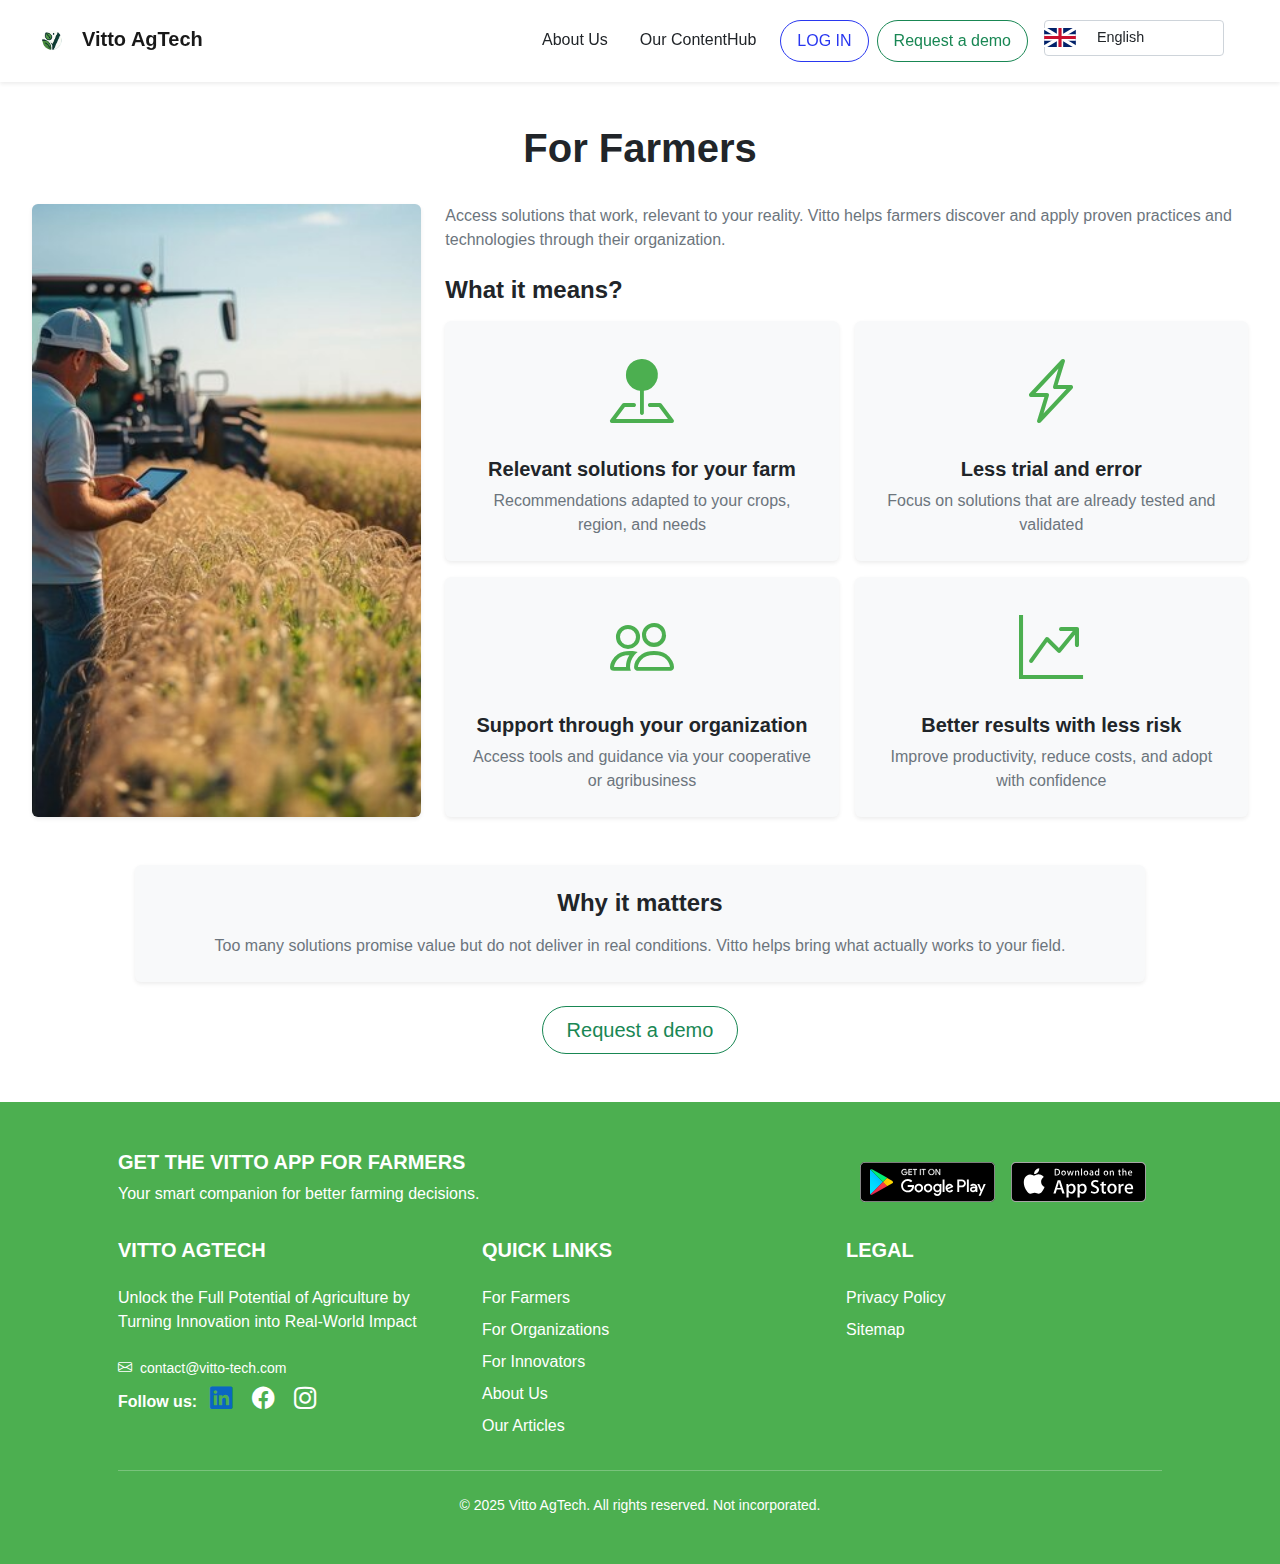
<file: farmers.html>
﻿<!DOCTYPE html>
<html lang="en">
<head>
  <meta charset="utf-8" />
  <meta name="viewport" content="width=device-width, initial-scale=1" />
  <title>Vitto - For Farmers</title>
  <link href="https://cdn.jsdelivr.net/npm/bootstrap-icons/font/bootstrap-icons.css" rel="stylesheet" />
  <link href="css/styles.css" rel="stylesheet" />
  <style>
    body{padding-top:76px}
    .container-fluid{padding-left:1.25rem;padding-right:1.25rem}
    @media (min-width: 992px){.container-fluid{padding-left:2rem;padding-right:2rem}}
    .language-switcher{position:relative;display:inline-block}
    .language-switcher select{padding:.375rem 2.25rem .375rem 3.25rem;font-size:.9rem;border-radius:.25rem;border:1px solid #ced4da;background:#fff;cursor:pointer;appearance:none;min-width:180px}
    .language-switcher::before{content:"";position:absolute;left:1rem;top:50%;transform:translateY(-50%);width:2rem;height:1.25rem;background-size:contain;background-repeat:no-repeat;background-position:center;pointer-events:none}
    .language-switcher[data-selected="fr"]::before{background-image:url('data:image/svg+xml,<svg xmlns="http://www.w3.org/2000/svg" viewBox="0 0 3 2"><rect width="1" height="2" fill="%23002395"/><rect width="1" height="2" x="1" fill="%23FFFFFF"/><rect width="1" height="2" x="2" fill="%23ED2939"/></svg>')}
    .language-switcher[data-selected="es"]::before{background-image:url('data:image/svg+xml,<svg xmlns="http://www.w3.org/2000/svg" viewBox="0 0 3 2"><rect width="3" height="2" fill="%23c60b1e"/><rect width="3" height="1.2" y="0.4" fill="%23ffc400"/></svg>')}
    .language-switcher[data-selected="en"]::before{background-image:url('data:image/svg+xml,<svg xmlns="http://www.w3.org/2000/svg" viewBox="0 0 10 6"><rect width="10" height="6" fill="%23012169"/><path d="M0,0 L10,6 M10,0 L0,6" stroke="%23fff" stroke-width="1"/><path d="M5,0 L5,6 M0,3 L10,3" stroke="%23fff" stroke-width="2"/><path d="M5,0 L5,6 M0,3 L10,3" stroke="%23C8102E" stroke-width="1"/></svg>')}
  </style>
</head>
<body>
<nav class="navbar navbar-expand-lg navbar-light fixed-top shadow-sm" id="mainNav">
  <div class="container-fluid">
    <a class="navbar-brand fw-bold" href="index.html"><img src="assets/img/LogoVittoSB.png" alt="Vitto AgTech Logo" style="height: 40px; margin-right: 10px;" loading="eager" decoding="async" fetchpriority="high" />Vitto AgTech</a>
    <button class="navbar-toggler" type="button" data-bs-toggle="collapse" data-bs-target="#navbarResponsive" aria-controls="navbarResponsive" aria-expanded="false" aria-label="Toggle navigation" id="navbar-toggler">
      <span class="navbar-toggler-icon"></span>
    </button>
    <div class="collapse navbar-collapse" id="navbarResponsive">
      <ul class="navbar-nav ms-auto me-4 my-3 my-lg-0">
        <li class="nav-item"><a class="nav-link me-lg-3" href="index.html#about" data-en="About Us" data-fr="&Agrave; propos de nous" data-es="Sobre nosotros">About Us</a></li>
        <li class="nav-item"><a class="nav-link me-lg-3" href="articles.html" data-en="Our ContentHub" data-fr="Notre Content Hub" data-es="Nuestro Content Hub">Our ContentHub</a></li>
        <li class="nav-item"><a class="btn btn-outline-primary py-2 px-3 rounded-pill fs-6 me-2" href="https://app.vitto-tech.com" target="_blank" rel="noopener" data-en="LOG IN" data-fr="CONNEXION" data-es="INICIAR SESI&Oacute;N">LOG IN</a></li>
        <li class="nav-item"><a class="btn btn-outline-success py-2 px-3 rounded-pill fs-6" href="#" data-bs-toggle="modal" data-bs-target="#contactModal" data-en="Request a demo" data-fr="Demander une d&eacute;mo" data-es="Solicitar una demo">Request a demo</a></li>
        <li class="nav-item">
          <div class="language-switcher" data-selected="en">
            <select class="form-select" id="language-select" onchange="setLanguage(this.value)">
              <option value="fr">Fran&ccedil;ais</option>
              <option value="es">Espa&ntilde;ol</option>
              <option value="en">English</option>
            </select>
          </div>
        </li>
      </ul>
    </div>
  </div>
</nav>

<section class="py-5">
  <div class="container-fluid">
    <div class="row justify-content-center">
      <div class="col-12 text-center mb-4">
        <h1 class="section-title" data-en="For Farmers" data-fr="Pour les agriculteurs" data-es="Para agricultores">For Farmers</h1>
      </div>

      <div class="col-lg-4 mb-4">
        <div class="feature-card h-100 p-0 bg-light rounded shadow-sm overflow-hidden">
          <img src="assets/img/farmer.jpg" alt="Farmer in field" class="img-fluid w-100 h-100" style="object-fit: cover; min-height: 420px;"  loading="eager" decoding="async" fetchpriority="high" />
        </div>
      </div>

      <div class="col-lg-8 mb-4">
        <p class="text-muted mb-4" data-en="Access solutions that work, relevant to your reality. Vitto helps farmers discover and apply proven practices and technologies through their organization." data-fr="Acc&eacute;dez &agrave; des solutions qui fonctionnent, adapt&eacute;es &agrave; votre r&eacute;alit&eacute;. Vitto aide les agriculteurs &agrave; d&eacute;couvrir et appliquer des pratiques et technologies prouv&eacute;es via leur organisation." data-es="Acceda a soluciones que funcionan, adaptadas a su realidad. Vitto ayuda a los agricultores a descubrir y aplicar pr&aacute;cticas y tecnolog&iacute;as validadas a trav&eacute;s de su organizaci&oacute;n.">Access solutions that work, relevant to your reality. Vitto helps farmers discover and apply proven practices and technologies through their organization.</p>
        <div class="mb-3"><h4 data-en="What it means?" data-fr="Ce que cela signifie" data-es="Lo que significa para usted">What it means?</h4></div>
        <div class="row g-3">
          <div class="col-md-6"><div class="feature-card h-100 p-4 bg-light rounded shadow-sm text-center"><i class="bi bi-pin-map-fill icon-feature d-block mb-3" style="color:#4CAF50"></i><h5 data-en="Relevant solutions for your farm" data-fr="Des solutions pertinentes pour votre ferme" data-es="Soluciones relevantes para su explotaci&oacute;n">Relevant solutions for your farm</h5><p class="text-muted mb-0" data-en="Recommendations adapted to your crops, region, and needs" data-fr="Des recommandations adapt&eacute;es &agrave; vos cultures, votre r&eacute;gion et vos besoins" data-es="Recomendaciones adaptadas a sus cultivos, regi&oacute;n y necesidades">Recommendations adapted to your crops, region, and needs</p></div></div>
          <div class="col-md-6"><div class="feature-card h-100 p-4 bg-light rounded shadow-sm text-center"><i class="bi bi-lightning-charge icon-feature d-block mb-3" style="color:#4CAF50"></i><h5 data-en="Less trial and error" data-fr="Moins d'essais et d'erreurs" data-es="Menos ensayo y error">Less trial and error</h5><p class="text-muted mb-0" data-en="Focus on solutions that are already tested and validated" data-fr="Concentrez-vous sur des solutions d&eacute;j&agrave; test&eacute;es et valid&eacute;es" data-es="Enf&oacute;quese en soluciones ya probadas y validadas">Focus on solutions that are already tested and validated</p></div></div>
          <div class="col-md-6"><div class="feature-card h-100 p-4 bg-light rounded shadow-sm text-center"><i class="bi bi-people icon-feature d-block mb-3" style="color:#4CAF50"></i><h5 data-en="Support through your organization" data-fr="Un accompagnement via votre organisation" data-es="Apoyo a trav&eacute;s de su organizaci&oacute;n">Support through your organization</h5><p class="text-muted mb-0" data-en="Access tools and guidance via your cooperative or agribusiness" data-fr="Acc&eacute;dez &agrave; des outils et conseils via votre coop&eacute;rative ou votre entreprise agricole" data-es="Acceda a herramientas y acompa&ntilde;amiento por medio de su cooperativa o agronegocio">Access tools and guidance via your cooperative or agribusiness</p></div></div>
          <div class="col-md-6"><div class="feature-card h-100 p-4 bg-light rounded shadow-sm text-center"><i class="bi bi-graph-up-arrow icon-feature d-block mb-3" style="color:#4CAF50"></i><h5 data-en="Better results with less risk" data-fr="De meilleurs r&eacute;sultats avec moins de risque" data-es="Mejores resultados con menos riesgo">Better results with less risk</h5><p class="text-muted mb-0" data-en="Improve productivity, reduce costs, and adopt with confidence" data-fr="Am&eacute;liorez la productivit&eacute;, r&eacute;duisez les co&ucirc;ts et adoptez avec confiance" data-es="Mejore la productividad, reduzca costos y adopte con confianza">Improve productivity, reduce costs, and adopt with confidence</p></div></div>
        </div>
      </div>

      <div class="col-lg-10 mt-4">
        <div class="feature-card p-4 bg-light rounded shadow-sm text-center">
          <h4 class="font-alt mb-3" data-en="Why it matters" data-fr="Pourquoi c'est important" data-es="Por qu&eacute; importa">Why it matters</h4>
          <p class="text-muted mb-0" data-en="Too many solutions promise value but do not deliver in real conditions. Vitto helps bring what actually works to your field." data-fr="Trop de solutions promettent de la valeur sans livrer de r&eacute;sultats en conditions r&eacute;elles. Vitto apporte sur le terrain ce qui fonctionne vraiment." data-es="Demasiadas soluciones prometen valor pero no rinden en condiciones reales. Vitto le acerca al campo lo que realmente funciona.">Too many solutions promise value but do not deliver in real conditions. Vitto helps bring what actually works to your field.</p>
        </div>
        <div class="text-center mt-4">
          <a class="btn btn-outline-success py-2 px-4 rounded-pill fs-5" href="#" data-bs-toggle="modal" data-bs-target="#contactModal" data-en="Request a demo" data-fr="Demander une d&eacute;mo" data-es="Solicitar una demo">Request a demo</a>
        </div>
      </div>
    </div>
  </div>
</section>
<script src="https://cdn.jsdelivr.net/npm/bootstrap@5.2.3/dist/js/bootstrap.bundle.min.js"></script>
<div class="modal fade" id="contactModal" tabindex="-1" aria-labelledby="contactModalLabel" aria-hidden="true">
  <div class="modal-dialog modal-lg modal-dialog-centered">
    <div class="modal-content">
      <div class="modal-header">
        <h5 class="modal-title" id="contactModalLabel"
            data-en="Contact Us"
            data-fr="Contactez-nous"
            data-es="Contáctenos">
          Contact Us
        </h5>
        <button type="button" class="btn-close" data-bs-dismiss="modal" aria-label="Close"></button>
      </div>
      <div class="modal-body text-center">
        


        <!-- FR form -->
        <div class="contact-form d-none" data-lang="fr">
          <iframe width="100%" height="500"
            src="https://7b1aa52b.sibforms.com/serve/[base64]"
            frameborder="0"
            scrolling="auto"
            allowfullscreen
            style="display: block; margin: 0 auto; max-width: 100%;">
          </iframe>

        </div>

                <!-- EN + ES form -->
        <div class="contact-form" data-lang="en es">
          <iframe width="100%" height="500"
            src="https://7b1aa52b.sibforms.com/serve/[base64]"
            frameborder="0"
            scrolling="auto"
            allowfullscreen
            style="display: block; margin: 0 auto; max-width: 100%;">
          </iframe>
         
        </div>

      </div>
    </div>
  </div>
</div>


<script src="js/scripts.js"></script>
<script src="scripts/main.js"></script>
  <!-- Footer-->
        <footer class="bg-green text-white py-5">
            <div class="container px-5">
                <div class="row align-items-center mb-4">
                    <div class="col-lg-8 mb-3 mb-lg-0">
                        <h5 class="text-uppercase mb-2" data-en="Get the Vitto app for farmers" data-fr="Téléchargez l’app Vitto pour les agriculteurs" data-es="Descargue la app Vitto para agricultores">Get the Vitto app for farmers</h5>
                        <p class="mb-2" data-en="Your smart companion for better farming decisions." data-fr="Votre alliée pour de meilleures décisions agricoles." data-es="Su aliada para mejores decisiones agrícolas.">Your smart companion for better farming decisions.</p>
                       
                    </div>
                    <div class="col-lg-4 text-lg-end">
                        <div class="d-flex justify-content-start justify-content-lg-end align-items-center store-links">
                            <a href="https://play.google.com/store/apps/details?id=com.stephyyyyy.VittoFarmerApp" target="_blank" rel="noopener" class="me-3" aria-label="Get it on Google Play">
                                <img src="assets/img/google-play-badge.svg" alt="Get it on Google Play" style="height: 40px;" loading="lazy" decoding="async" fetchpriority="low">
                            </a>
                            <a href="https://apps.apple.com/app/vitto-agtech/id6753060986" target="_blank" rel="noopener" class="me-3" aria-label="Download on the App Store">
                                <img src="assets/img/app-store-badge.svg" alt="Download on the App Store" style="height: 40px;" loading="lazy" decoding="async" fetchpriority="low">
                            </a>
                        </div>
                    </div>
                </div>
                <div class="row gx-5">
                    <div class="col-lg-4 mb-4 mb-lg-0">
                        <h5 class="text-uppercase mb-4" data-en="Vitto AgTech" data-fr="Vitto AgTech" data-es="Vitto AgTech">Vitto AgTech</h5>
                        <p class="mb-4" data-en="Unlock the Full Potential of Agriculture by Turning Innovation into Real-World Impact" 
                           data-fr="Libérez le Plein Potentiel de l'Agriculture en Transformant l'Innovation en Impact Concret" 
                           data-es="Desbloquee todo el potencial de la agricultura convirtiendo la innovaci&oacute;n en impacto real">
                            Unlock the Full Potential of Agriculture by Turning Innovation into Real-World Impact
                        </p>
                        <p class="small mb-1">
                            <a href="mailto:contact@vitto-tech.com" class="text-white text-decoration-none">
                                <i class="bi bi-envelope me-2"></i>contact@vitto-tech.com
                            </a>
                        </p>
                        <p class="mb-0">
                            <span class="me-2 fw-semibold" style="font-size: 1rem;" data-en="Follow us:" data-fr="Suivez-nous :" data-es="Síguenos:">Follow us:</span>
                            <a href="https://www.linkedin.com/company/vitto-tech/" target="_blank" rel="noopener" class="text-white text-decoration-none me-3" aria-label="LinkedIn">
                                <i class="bi bi-linkedin" style="font-size: 1.4rem; color: #0A66C2;"></i>
                            </a>
                            <a href="https://www.facebook.com/profile.php?id=61579552833754" target="_blank" rel="noopener" class="text-white text-decoration-none me-3" aria-label="Facebook">
                                <i class="bi bi-facebook" style="font-size: 1.4rem;"></i>
                            </a>
                            <a href="https://www.instagram.com/vittoagtech?igsh=aXR0Y3ZwyzM17Gk0&utm_source=qr" target="_blank" rel="noopener" class="text-white text-decoration-none" aria-label="Instagram">
                                <i class="bi bi-instagram" style="font-size: 1.4rem;"></i>
                            </a>
                        </p>
                    </div>
                    <div class="col-lg-4 mb-4 mb-lg-0">
                        <h5 class="text-uppercase mb-4" data-en="Quick Links" data-fr="Liens Rapides" data-es="Enlaces Rápidos">Quick Links</h5>
                        <ul class="list-unstyled mb-0">
                            <li class="mb-2"><a href="#farmers" class="text-white text-decoration-none" data-en="For Farmers" data-fr="Pour les Agriculteurs" data-es="Para Agricultores">For Farmers</a></li>
                            <li class="mb-2"><a href="#organizations" class="text-white text-decoration-none" data-en="For Organizations" data-fr="Pour les Organisations" data-es="Para Organizaciones">For Organizations</a></li>
                            <li class="mb-2"><a href="#innovators" class="text-white text-decoration-none" data-en="For Innovators" data-fr="Pour les Innovateurs" data-es="Para Innovadores">For Innovators</a></li>
                            <li class="mb-2"><a href="#about" class="text-white text-decoration-none" data-en="About Us" data-fr="À propos de nous" data-es="Sobre nosotros">About Us</a></li>
                            <li class="mb-2"><a href="articles.html" class="text-white text-decoration-none" data-en="Our Articles" data-fr="Nos Articles" data-es="Nuestros Artículos">Our Articles</a></li>

                        </ul>
                    </div>
                    <div class="col-lg-4">
                        <h5 class="text-uppercase mb-4" data-en="Legal" data-fr="Légal" data-es="Legal">Legal</h5>
                        <ul class="list-unstyled mb-0">
                            <li class="mb-2"><a href="privacy-policy.html" class="text-white text-decoration-none" data-en="Privacy Policy" data-fr="Politique de Confidentialité" data-es="Política de Privacidad">Privacy Policy</a></li>
                            <li class="mb-2"><a href="sitemap.xml" class="text-white text-decoration-none" data-en="Sitemap" data-fr="Plan du site" data-es="Mapa del sitio">Sitemap</a></li>
                        </ul>
                    </div>
                </div>
                <hr class="my-4 bg-white">
                <div class="row">
                    <div class="col-md-12 text-center">
                        <p class="small mb-0" data-en="&copy; 2025 Vitto AgTech. All rights reserved. Not incorporated." data-fr="&copy; 2025 Vitto AgTech. Tous droits réservés." data-es="&copy; 2025 Vitto AgTech. Todos los derechos reservados.">&copy; 2025 Vitto AgTech. All rights reserved.</p>
                    </div>
                </div>
            </div>
        </footer>
</body>
</html>
</file>
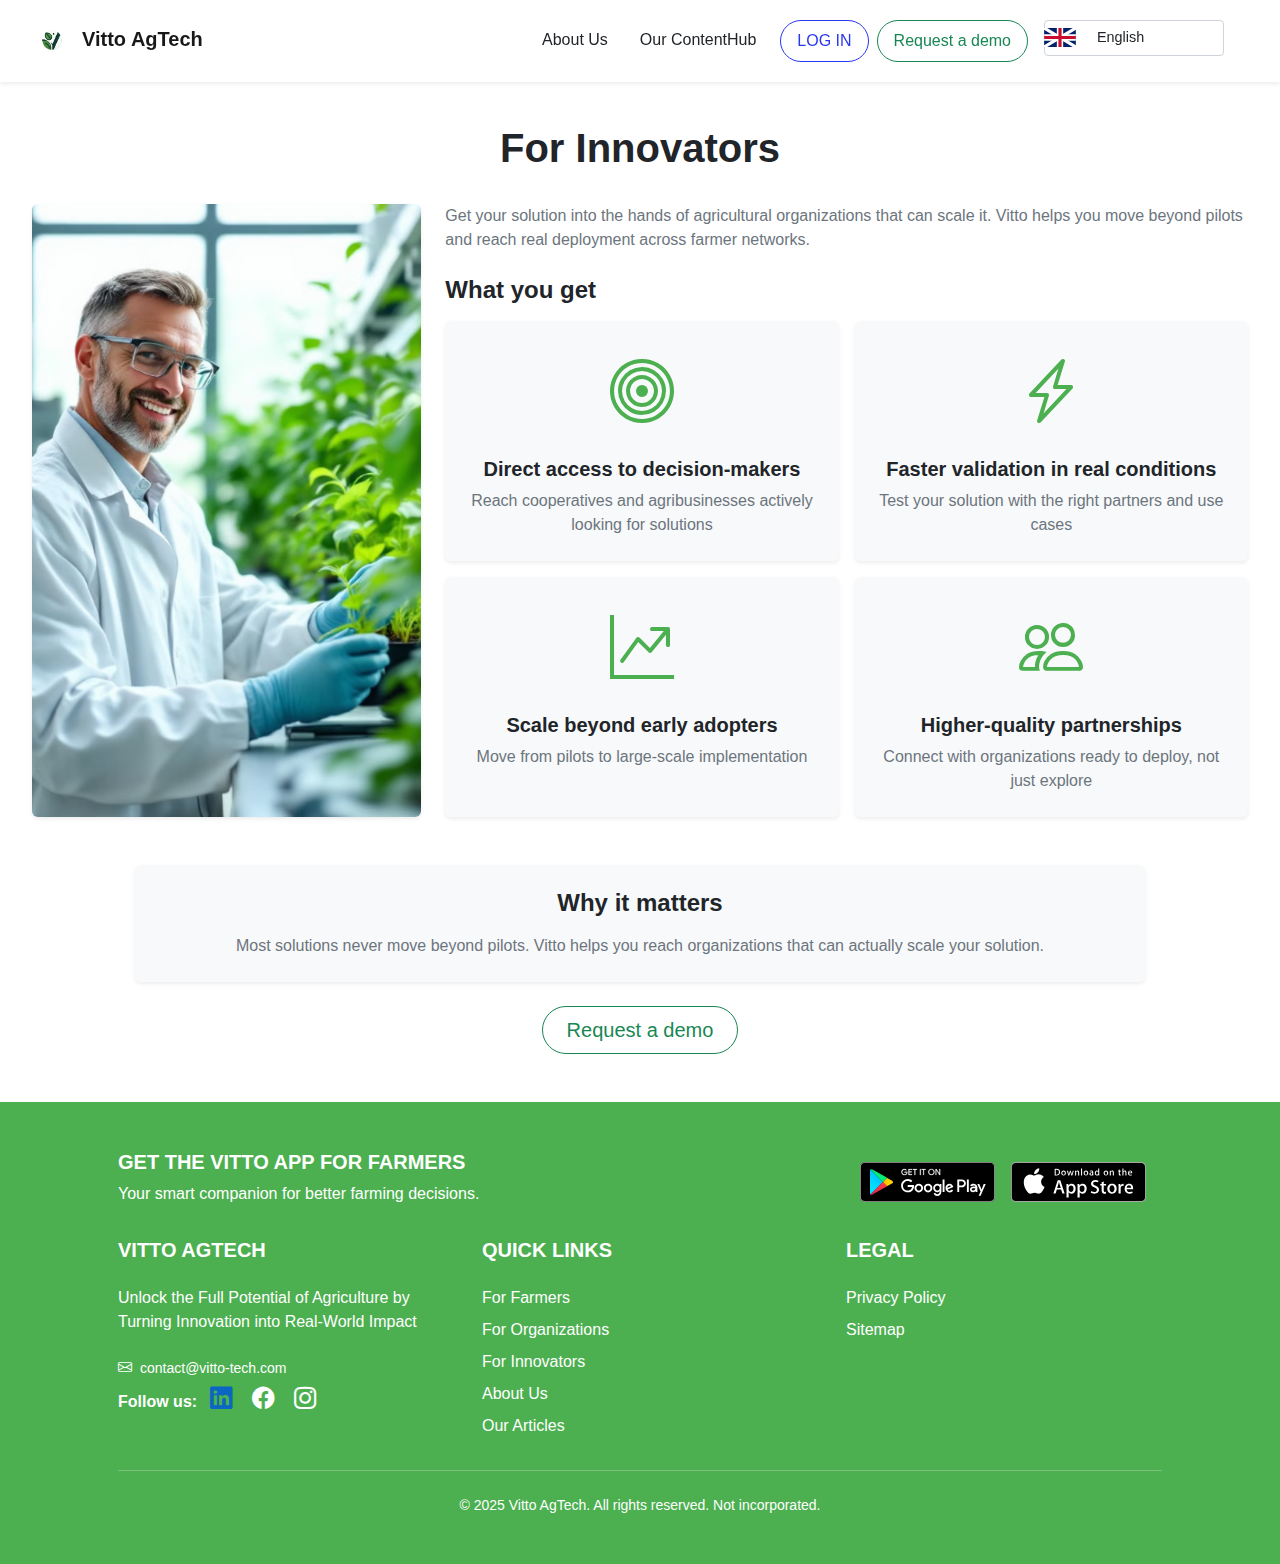
<file: innovators.html>
﻿<!DOCTYPE html>
<html lang="en">
<head>
  <meta charset="utf-8" />
  <meta name="viewport" content="width=device-width, initial-scale=1" />
  <title>Vitto - For Innovators</title>
  <link href="https://cdn.jsdelivr.net/npm/bootstrap-icons/font/bootstrap-icons.css" rel="stylesheet" />
  <link href="css/styles.css" rel="stylesheet" />
  <style>
    body{padding-top:76px}
    .container-fluid{padding-left:1.25rem;padding-right:1.25rem}
    @media (min-width: 992px){.container-fluid{padding-left:2rem;padding-right:2rem}}
    .language-switcher{position:relative;display:inline-block}
    .language-switcher select{padding:.375rem 2.25rem .375rem 3.25rem;font-size:.9rem;border-radius:.25rem;border:1px solid #ced4da;background:#fff;cursor:pointer;appearance:none;min-width:180px}
    .language-switcher::before{content:"";position:absolute;left:1rem;top:50%;transform:translateY(-50%);width:2rem;height:1.25rem;background-size:contain;background-repeat:no-repeat;background-position:center;pointer-events:none}
    .language-switcher[data-selected="fr"]::before{background-image:url('data:image/svg+xml,<svg xmlns="http://www.w3.org/2000/svg" viewBox="0 0 3 2"><rect width="1" height="2" fill="%23002395"/><rect width="1" height="2" x="1" fill="%23FFFFFF"/><rect width="1" height="2" x="2" fill="%23ED2939"/></svg>')}
    .language-switcher[data-selected="es"]::before{background-image:url('data:image/svg+xml,<svg xmlns="http://www.w3.org/2000/svg" viewBox="0 0 3 2"><rect width="3" height="2" fill="%23c60b1e"/><rect width="3" height="1.2" y="0.4" fill="%23ffc400"/></svg>')}
    .language-switcher[data-selected="en"]::before{background-image:url('data:image/svg+xml,<svg xmlns="http://www.w3.org/2000/svg" viewBox="0 0 10 6"><rect width="10" height="6" fill="%23012169"/><path d="M0,0 L10,6 M10,0 L0,6" stroke="%23fff" stroke-width="1"/><path d="M5,0 L5,6 M0,3 L10,3" stroke="%23fff" stroke-width="2"/><path d="M5,0 L5,6 M0,3 L10,3" stroke="%23C8102E" stroke-width="1"/></svg>')}
  </style>
</head>
<body>
<nav class="navbar navbar-expand-lg navbar-light fixed-top shadow-sm" id="mainNav">
  <div class="container-fluid">
    <a class="navbar-brand fw-bold" href="index.html"><img src="assets/img/LogoVittoSB.png" alt="Vitto AgTech Logo" style="height: 40px; margin-right: 10px;" loading="eager" decoding="async" fetchpriority="high" />Vitto AgTech</a>
    <button class="navbar-toggler" type="button" data-bs-toggle="collapse" data-bs-target="#navbarResponsive" aria-controls="navbarResponsive" aria-expanded="false" aria-label="Toggle navigation" id="navbar-toggler"><span class="navbar-toggler-icon"></span></button>
    <div class="collapse navbar-collapse" id="navbarResponsive">
      <ul class="navbar-nav ms-auto me-4 my-3 my-lg-0">
        <li class="nav-item"><a class="nav-link me-lg-3" href="index.html#about" data-en="About Us" data-fr="&Agrave; propos de nous" data-es="Sobre nosotros">About Us</a></li>
        <li class="nav-item"><a class="nav-link me-lg-3" href="articles.html" data-en="Our ContentHub" data-fr="Notre Content Hub" data-es="Nuestro Content Hub">Our ContentHub</a></li>
        <li class="nav-item"><a class="btn btn-outline-primary py-2 px-3 rounded-pill fs-6 me-2" href="https://app.vitto-tech.com" target="_blank" rel="noopener" data-en="LOG IN" data-fr="CONNEXION" data-es="INICIAR SESI&Oacute;N">LOG IN</a></li>
        <li class="nav-item"><a class="btn btn-outline-success py-2 px-3 rounded-pill fs-6" href="#" data-bs-toggle="modal" data-bs-target="#contactModal" data-en="Request a demo" data-fr="Demander une d&eacute;mo" data-es="Solicitar una demo">Request a demo</a></li>
        <li class="nav-item"><div class="language-switcher" data-selected="en"><select class="form-select" id="language-select" onchange="setLanguage(this.value)"><option value="fr">Fran&ccedil;ais</option><option value="es">Espa&ntilde;ol</option><option value="en">English</option></select></div></li>
      </ul>
    </div>
  </div>
</nav>
<section class="py-5"><div class="container-fluid"><div class="row justify-content-center">
<div class="col-12 text-center mb-4"><h1 class="section-title" data-en="For Innovators" data-fr="Pour les porteurs d'innovation" data-es="Para innovadores">For Innovators</h1></div>
<div class="col-lg-4 mb-4"><div class="feature-card h-100 p-0 bg-light rounded shadow-sm overflow-hidden"><img src="assets/img/innovator.png" alt="Innovator showcase" class="img-fluid w-100 h-100" style="object-fit: cover; min-height: 420px;"  loading="eager" decoding="async" fetchpriority="high" /></div></div>
<div class="col-lg-8 mb-4">
<p class="text-muted mb-4" data-en="Get your solution into the hands of agricultural organizations that can scale it. Vitto helps you move beyond pilots and reach real deployment across farmer networks." data-fr="Faites arriver votre solution entre les mains d'organisations agricoles capables de la d&eacute;ployer &agrave; grande &eacute;chelle. Vitto vous aide &agrave; d&eacute;passer les pilotes et &agrave; atteindre un d&eacute;ploiement r&eacute;el sur les r&eacute;seaux d'agriculteurs." data-es="Lleve su soluci&oacute;n a organizaciones agr&iacute;colas que pueden escalarla. Vitto le ayuda a pasar de los pilotos al despliegue real en redes de agricultores.">Get your solution into the hands of agricultural organizations that can scale it. Vitto helps you move beyond pilots and reach real deployment across farmer networks.</p>
<div class="mb-3"><h4 data-en="What you get" data-fr="Ce que vous obtenez" data-es="Lo que obtiene">What you get</h4></div>
<div class="row g-3">
<div class="col-md-6"><div class="feature-card h-100 p-4 bg-light rounded shadow-sm text-center"><i class="bi bi-bullseye icon-feature d-block mb-3" style="color:#4CAF50"></i><h5 data-en="Direct access to decision-makers" data-fr="Acc&egrave;s direct aux d&eacute;cideurs" data-es="Acceso directo a quienes deciden">Direct access to decision-makers</h5><p class="text-muted mb-0" data-en="Reach cooperatives and agribusinesses actively looking for solutions" data-fr="Touchez des coop&eacute;ratives et des entreprises agricoles qui recherchent activement des solutions" data-es="Llegue a cooperativas y agronegocios que buscan soluciones activamente">Reach cooperatives and agribusinesses actively looking for solutions</p></div></div>
<div class="col-md-6"><div class="feature-card h-100 p-4 bg-light rounded shadow-sm text-center"><i class="bi bi-lightning-charge icon-feature d-block mb-3" style="color:#4CAF50"></i><h5 data-en="Faster validation in real conditions" data-fr="Validation plus rapide en conditions r&eacute;elles" data-es="Validaci&oacute;n m&aacute;s r&aacute;pida en condiciones reales">Faster validation in real conditions</h5><p class="text-muted mb-0" data-en="Test your solution with the right partners and use cases" data-fr="Testez votre solution avec les bons partenaires et cas d'usage" data-es="Pruebe su soluci&oacute;n con los socios y casos de uso adecuados">Test your solution with the right partners and use cases</p></div></div>
<div class="col-md-6"><div class="feature-card h-100 p-4 bg-light rounded shadow-sm text-center"><i class="bi bi-graph-up-arrow icon-feature d-block mb-3" style="color:#4CAF50"></i><h5 data-en="Scale beyond early adopters" data-fr="Passez au-del&agrave; des premiers adopteurs" data-es="Escalar m&aacute;s all&aacute; de los primeros adoptantes">Scale beyond early adopters</h5><p class="text-muted mb-0" data-en="Move from pilots to large-scale implementation" data-fr="Passez des pilotes &agrave; une mise en oeuvre &agrave; grande &eacute;chelle" data-es="Pase de pilotos a una implementaci&oacute;n a gran escala">Move from pilots to large-scale implementation</p></div></div>
<div class="col-md-6"><div class="feature-card h-100 p-4 bg-light rounded shadow-sm text-center"><i class="bi bi-people icon-feature d-block mb-3" style="color:#4CAF50"></i><h5 data-en="Higher-quality partnerships" data-fr="Des partenariats de meilleure qualit&eacute;" data-es="Alianzas de mayor calidad">Higher-quality partnerships</h5><p class="text-muted mb-0" data-en="Connect with organizations ready to deploy, not just explore" data-fr="Connectez-vous &agrave; des organisations pr&ecirc;tes &agrave; d&eacute;ployer, pas seulement &agrave; explorer" data-es="Conecte con organizaciones listas para desplegar, no solo para explorar">Connect with organizations ready to deploy, not just explore</p></div></div>
</div></div>
<div class="col-lg-10 mt-4"><div class="feature-card p-4 bg-light rounded shadow-sm text-center"><h4 class="font-alt mb-3" data-en="Why it matters" data-fr="Pourquoi c'est important" data-es="Por qu&eacute; importa">Why it matters</h4><p class="text-muted mb-0" data-en="Most solutions never move beyond pilots. Vitto helps you reach organizations that can actually scale your solution." data-fr="La plupart des solutions ne d&eacute;passent jamais le stade pilote. Vitto vous aide &agrave; atteindre des organisations capables de vraiment passer &agrave; l'&eacute;chelle." data-es="La mayor&iacute;a de las soluciones nunca supera los pilotos. Vitto le ayuda a llegar a organizaciones que realmente pueden escalar su soluci&oacute;n.">Most solutions never move beyond pilots. Vitto helps you reach organizations that can actually scale your solution.</p></div><div class="text-center mt-4"><a class="btn btn-outline-success py-2 px-4 rounded-pill fs-5" href="#" data-bs-toggle="modal" data-bs-target="#contactModal" data-en="Request a demo" data-fr="Demander une d&eacute;mo" data-es="Solicitar una demo">Request a demo</a></div></div>
</div></div></section>
<script src="https://cdn.jsdelivr.net/npm/bootstrap@5.2.3/dist/js/bootstrap.bundle.min.js"></script>
<div class="modal fade" id="contactModal" tabindex="-1" aria-labelledby="contactModalLabel" aria-hidden="true">
  <div class="modal-dialog modal-lg modal-dialog-centered">
    <div class="modal-content">
      <div class="modal-header">
        <h5 class="modal-title" id="contactModalLabel"
            data-en="Contact Us"
            data-fr="Contactez-nous"
            data-es="Contáctenos">
          Contact Us
        </h5>
        <button type="button" class="btn-close" data-bs-dismiss="modal" aria-label="Close"></button>
      </div>
      <div class="modal-body text-center">
        


        <!-- FR form -->
        <div class="contact-form d-none" data-lang="fr">
          <iframe width="100%" height="500"
            src="https://7b1aa52b.sibforms.com/serve/[base64]"
            frameborder="0"
            scrolling="auto"
            allowfullscreen
            style="display: block; margin: 0 auto; max-width: 100%;">
          </iframe>

        </div>

                <!-- EN + ES form -->
        <div class="contact-form" data-lang="en es">
          <iframe width="100%" height="500"
            src="https://7b1aa52b.sibforms.com/serve/[base64]"
            frameborder="0"
            scrolling="auto"
            allowfullscreen
            style="display: block; margin: 0 auto; max-width: 100%;">
          </iframe>
         
        </div>

      </div>
    </div>
  </div>
</div>




<script src="js/scripts.js"></script>
<script src="scripts/main.js"></script>

  <!-- Footer-->
        <footer class="bg-green text-white py-5">
            <div class="container px-5">
                <div class="row align-items-center mb-4">
                    <div class="col-lg-8 mb-3 mb-lg-0">
                        <h5 class="text-uppercase mb-2" data-en="Get the Vitto app for farmers" data-fr="Téléchargez l’app Vitto pour les agriculteurs" data-es="Descargue la app Vitto para agricultores">Get the Vitto app for farmers</h5>
                        <p class="mb-2" data-en="Your smart companion for better farming decisions." data-fr="Votre alliée pour de meilleures décisions agricoles." data-es="Su aliada para mejores decisiones agrícolas.">Your smart companion for better farming decisions.</p>
                       
                    </div>
                    <div class="col-lg-4 text-lg-end">
                        <div class="d-flex justify-content-start justify-content-lg-end align-items-center store-links">
                            <a href="https://play.google.com/store/apps/details?id=com.stephyyyyy.VittoFarmerApp" target="_blank" rel="noopener" class="me-3" aria-label="Get it on Google Play">
                                <img src="assets/img/google-play-badge.svg" alt="Get it on Google Play" style="height: 40px;" loading="lazy" decoding="async" fetchpriority="low">
                            </a>
                            <a href="https://apps.apple.com/app/vitto-agtech/id6753060986" target="_blank" rel="noopener" class="me-3" aria-label="Download on the App Store">
                                <img src="assets/img/app-store-badge.svg" alt="Download on the App Store" style="height: 40px;" loading="lazy" decoding="async" fetchpriority="low">
                            </a>
                        </div>
                    </div>
                </div>
                <div class="row gx-5">
                    <div class="col-lg-4 mb-4 mb-lg-0">
                        <h5 class="text-uppercase mb-4" data-en="Vitto AgTech" data-fr="Vitto AgTech" data-es="Vitto AgTech">Vitto AgTech</h5>
                        <p class="mb-4" data-en="Unlock the Full Potential of Agriculture by Turning Innovation into Real-World Impact" 
                           data-fr="Libérez le Plein Potentiel de l'Agriculture en Transformant l'Innovation en Impact Concret" 
                           data-es="Desbloquee todo el potencial de la agricultura convirtiendo la innovaci&oacute;n en impacto real">
                            Unlock the Full Potential of Agriculture by Turning Innovation into Real-World Impact
                        </p>
                        <p class="small mb-1">
                            <a href="mailto:contact@vitto-tech.com" class="text-white text-decoration-none">
                                <i class="bi bi-envelope me-2"></i>contact@vitto-tech.com
                            </a>
                        </p>
                        <p class="mb-0">
                            <span class="me-2 fw-semibold" style="font-size: 1rem;" data-en="Follow us:" data-fr="Suivez-nous :" data-es="Síguenos:">Follow us:</span>
                            <a href="https://www.linkedin.com/company/vitto-tech/" target="_blank" rel="noopener" class="text-white text-decoration-none me-3" aria-label="LinkedIn">
                                <i class="bi bi-linkedin" style="font-size: 1.4rem; color: #0A66C2;"></i>
                            </a>
                            <a href="https://www.facebook.com/profile.php?id=61579552833754" target="_blank" rel="noopener" class="text-white text-decoration-none me-3" aria-label="Facebook">
                                <i class="bi bi-facebook" style="font-size: 1.4rem;"></i>
                            </a>
                            <a href="https://www.instagram.com/vittoagtech?igsh=aXR0Y3ZwyzM17Gk0&utm_source=qr" target="_blank" rel="noopener" class="text-white text-decoration-none" aria-label="Instagram">
                                <i class="bi bi-instagram" style="font-size: 1.4rem;"></i>
                            </a>
                        </p>
                    </div>
                    <div class="col-lg-4 mb-4 mb-lg-0">
                        <h5 class="text-uppercase mb-4" data-en="Quick Links" data-fr="Liens Rapides" data-es="Enlaces Rápidos">Quick Links</h5>
                        <ul class="list-unstyled mb-0">
                            <li class="mb-2"><a href="#farmers" class="text-white text-decoration-none" data-en="For Farmers" data-fr="Pour les Agriculteurs" data-es="Para Agricultores">For Farmers</a></li>
                            <li class="mb-2"><a href="#organizations" class="text-white text-decoration-none" data-en="For Organizations" data-fr="Pour les Organisations" data-es="Para Organizaciones">For Organizations</a></li>
                            <li class="mb-2"><a href="#innovators" class="text-white text-decoration-none" data-en="For Innovators" data-fr="Pour les Innovateurs" data-es="Para Innovadores">For Innovators</a></li>
                            <li class="mb-2"><a href="#about" class="text-white text-decoration-none" data-en="About Us" data-fr="À propos de nous" data-es="Sobre nosotros">About Us</a></li>
                            <li class="mb-2"><a href="articles.html" class="text-white text-decoration-none" data-en="Our Articles" data-fr="Nos Articles" data-es="Nuestros Artículos">Our Articles</a></li>

                        </ul>
                    </div>
                    <div class="col-lg-4">
                        <h5 class="text-uppercase mb-4" data-en="Legal" data-fr="Légal" data-es="Legal">Legal</h5>
                        <ul class="list-unstyled mb-0">
                            <li class="mb-2"><a href="privacy-policy.html" class="text-white text-decoration-none" data-en="Privacy Policy" data-fr="Politique de Confidentialité" data-es="Política de Privacidad">Privacy Policy</a></li>
                            <li class="mb-2"><a href="sitemap.xml" class="text-white text-decoration-none" data-en="Sitemap" data-fr="Plan du site" data-es="Mapa del sitio">Sitemap</a></li>
                        </ul>
                    </div>
                </div>
                <hr class="my-4 bg-white">
                <div class="row">
                    <div class="col-md-12 text-center">
                        <p class="small mb-0" data-en="&copy; 2025 Vitto AgTech. All rights reserved. Not incorporated." data-fr="&copy; 2025 Vitto AgTech. Tous droits réservés." data-es="&copy; 2025 Vitto AgTech. Todos los derechos reservados.">&copy; 2025 Vitto AgTech. All rights reserved.</p>
                    </div>
                </div>
            </div>
        </footer>
</body>
</html>
</file>
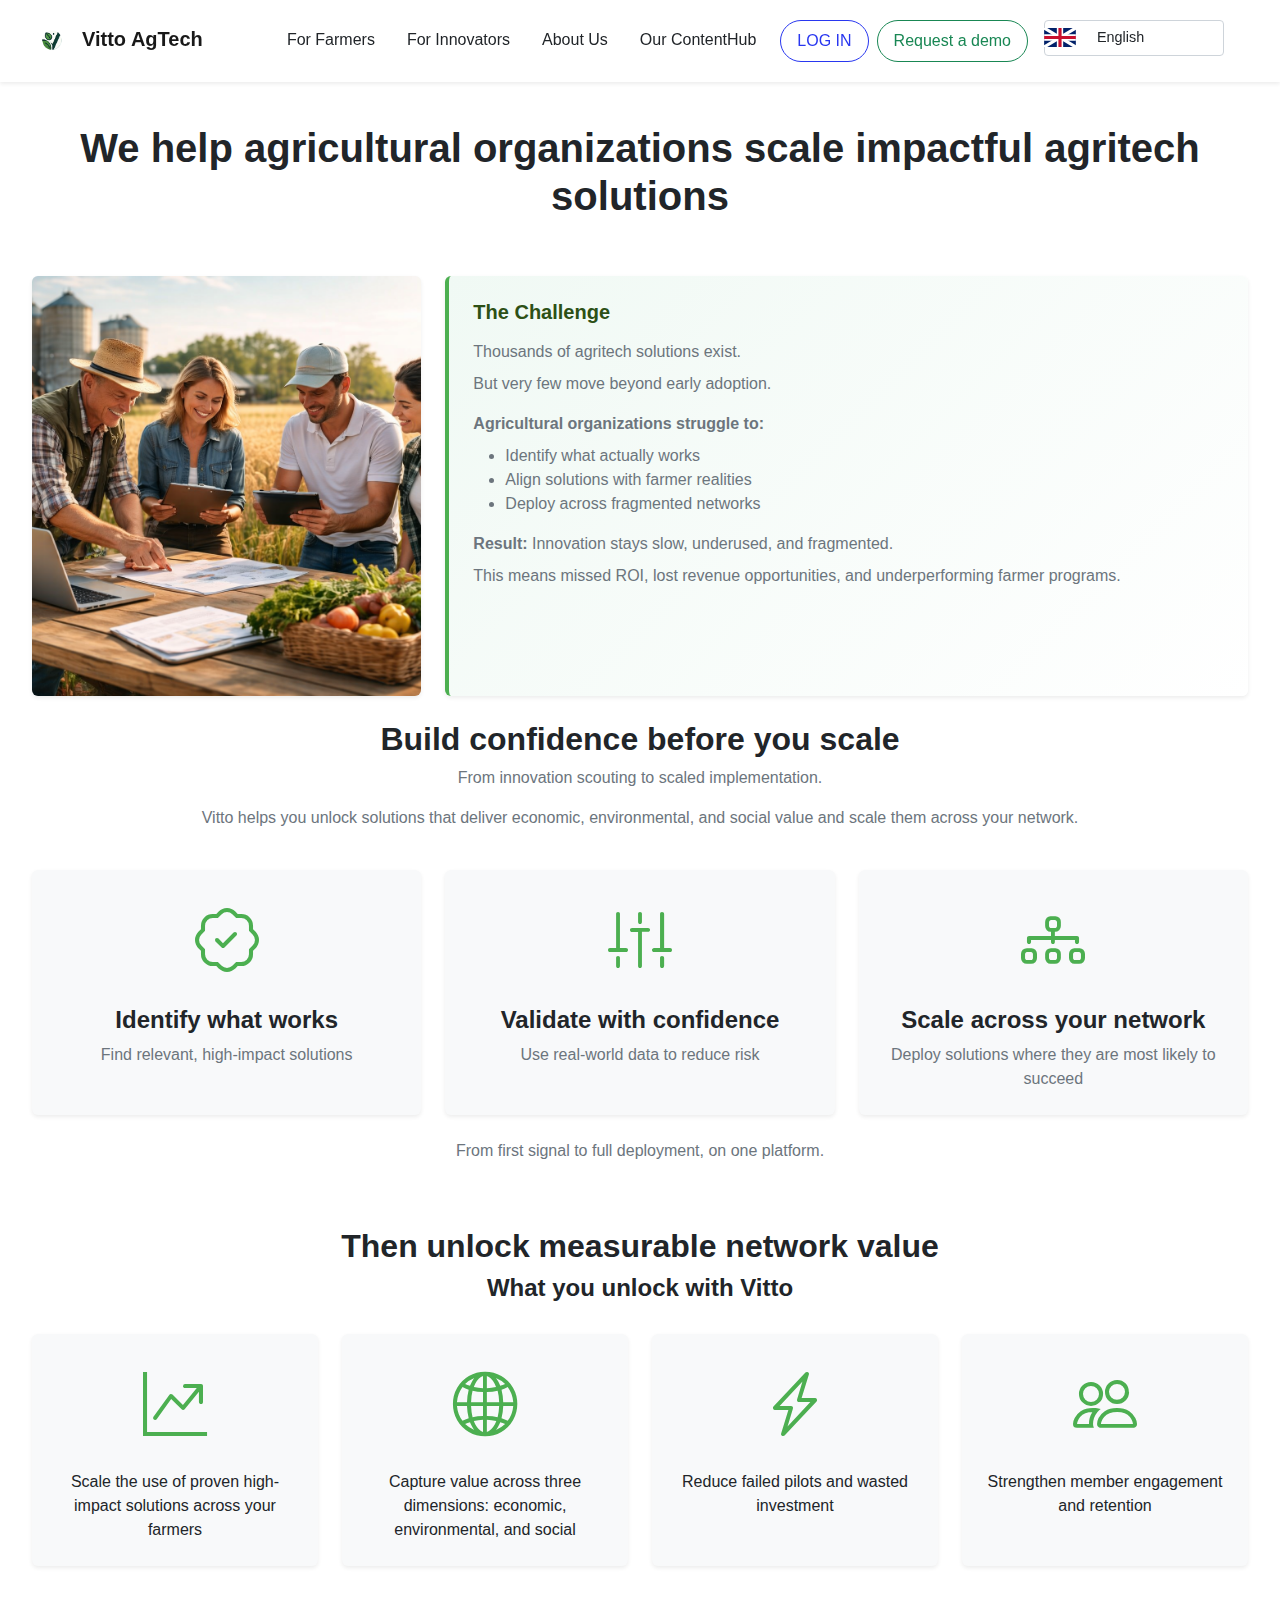
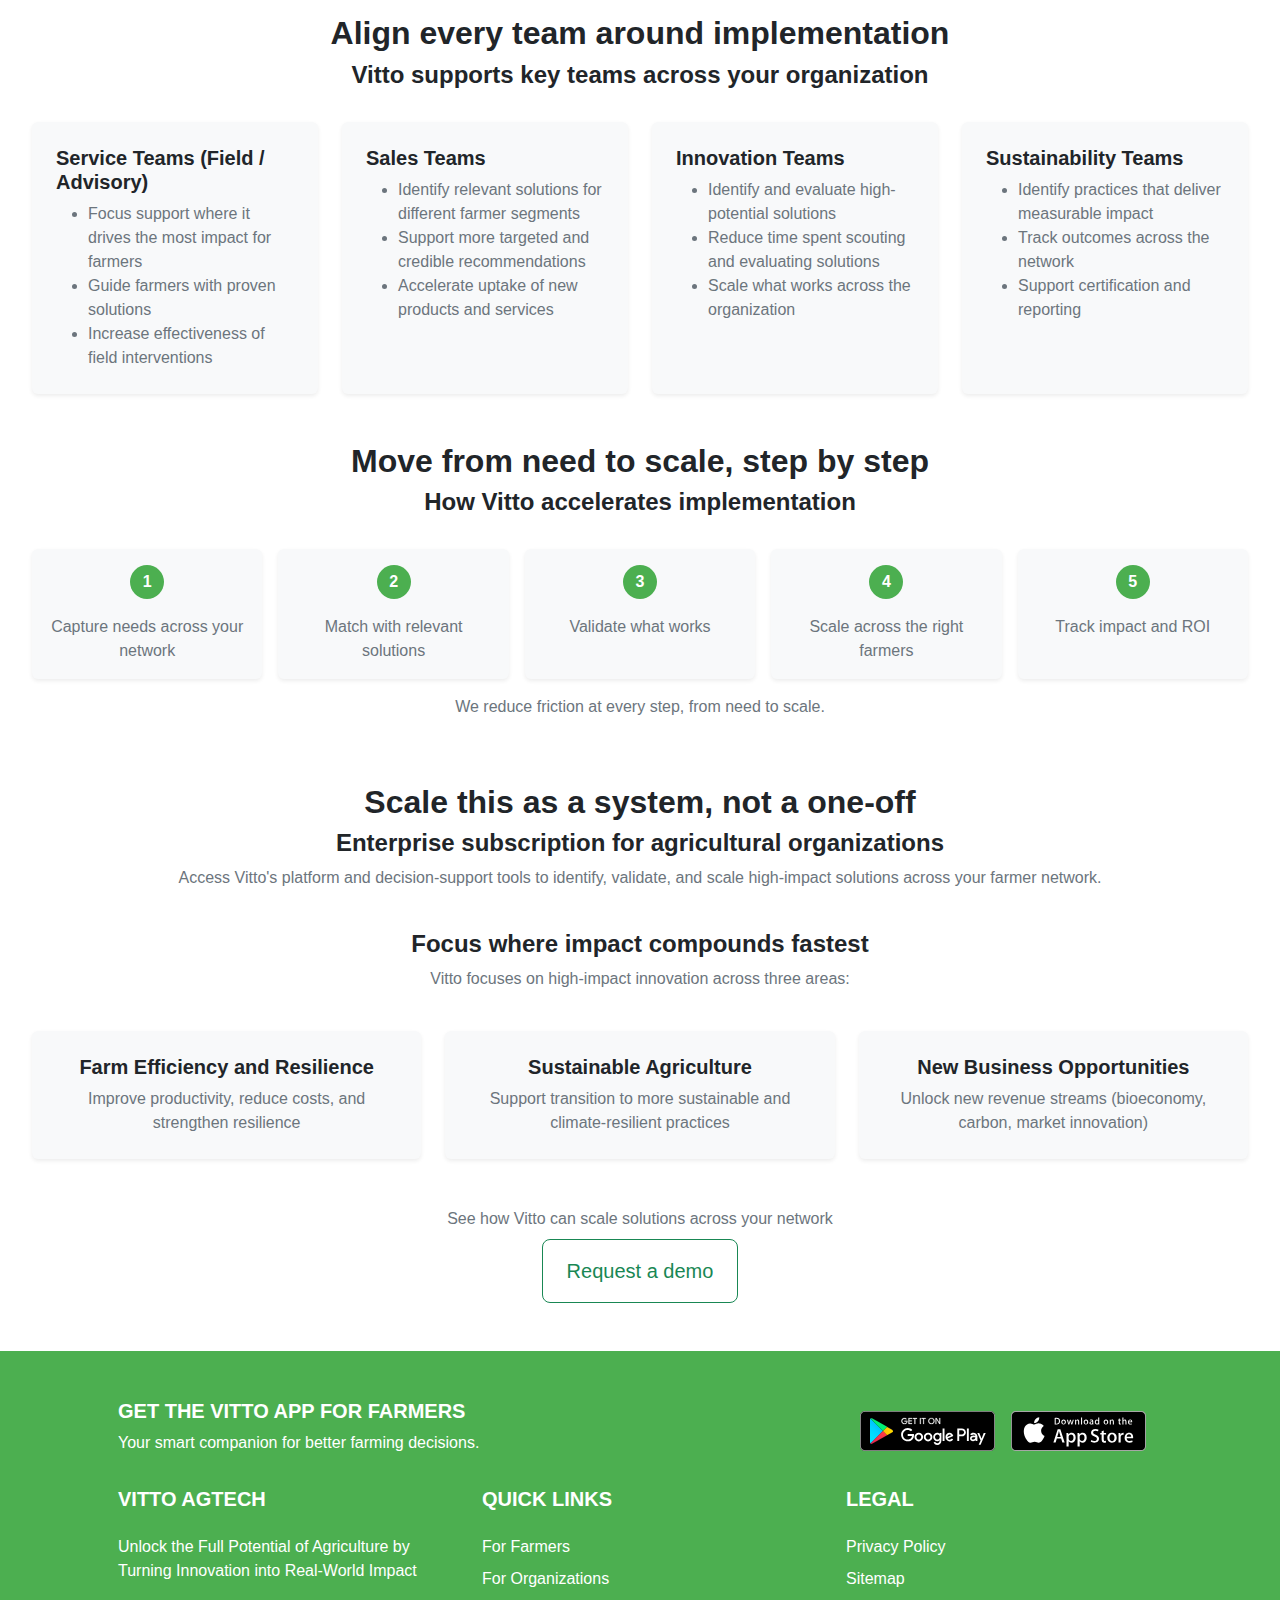
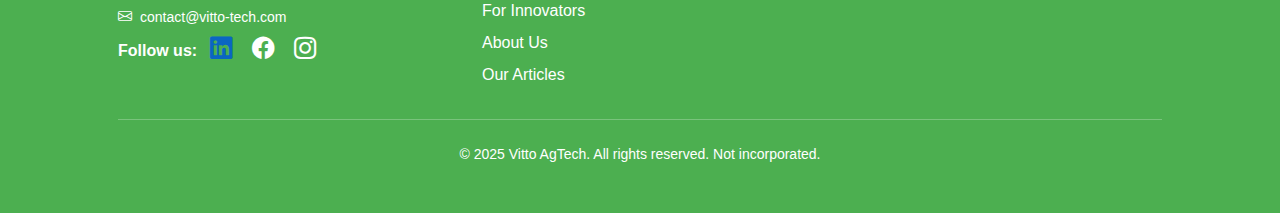
<file: organizations.html>
﻿<!DOCTYPE html>
<html lang="en">
<head>
  <meta charset="utf-8" />
  <meta name="viewport" content="width=device-width, initial-scale=1" />
  <title>Vitto - For Agricultural Organizations</title>
  <link href="https://cdn.jsdelivr.net/npm/bootstrap-icons/font/bootstrap-icons.css" rel="stylesheet" />
  <link href="css/styles.css" rel="stylesheet" />
  <style>
    body{padding-top:76px}
    .container-fluid{padding-left:1.25rem;padding-right:1.25rem}
    @media (min-width: 992px){.container-fluid{padding-left:2rem;padding-right:2rem}}
    .process-number{width:34px;height:34px;border-radius:50%;background:#4CAF50;color:#fff;font-weight:700;display:inline-flex;align-items:center;justify-content:center;margin:0 auto 8px}
    .language-switcher{position:relative;display:inline-block}
    .language-switcher select{padding:.375rem 2.25rem .375rem 3.25rem;font-size:.9rem;border-radius:.25rem;border:1px solid #ced4da;background:#fff;cursor:pointer;appearance:none;min-width:180px}
    .language-switcher::before{content:"";position:absolute;left:1rem;top:50%;transform:translateY(-50%);width:2rem;height:1.25rem;background-size:contain;background-repeat:no-repeat;background-position:center;pointer-events:none}
    .language-switcher[data-selected="fr"]::before{background-image:url('data:image/svg+xml,<svg xmlns="http://www.w3.org/2000/svg" viewBox="0 0 3 2"><rect width="1" height="2" fill="%23002395"/><rect width="1" height="2" x="1" fill="%23FFFFFF"/><rect width="1" height="2" x="2" fill="%23ED2939"/></svg>')}
    .language-switcher[data-selected="es"]::before{background-image:url('data:image/svg+xml,<svg xmlns="http://www.w3.org/2000/svg" viewBox="0 0 3 2"><rect width="3" height="2" fill="%23c60b1e"/><rect width="3" height="1.2" y="0.4" fill="%23ffc400"/></svg>')}
    .language-switcher[data-selected="en"]::before{background-image:url('data:image/svg+xml,<svg xmlns="http://www.w3.org/2000/svg" viewBox="0 0 10 6"><rect width="10" height="6" fill="%23012169"/><path d="M0,0 L10,6 M10,0 L0,6" stroke="%23fff" stroke-width="1"/><path d="M5,0 L5,6 M0,3 L10,3" stroke="%23fff" stroke-width="2"/><path d="M5,0 L5,6 M0,3 L10,3" stroke="%23C8102E" stroke-width="1"/></svg>')}
  </style>
</head>
<body>
<nav class="navbar navbar-expand-lg navbar-light fixed-top shadow-sm" id="mainNav">
  <div class="container-fluid">
    <a class="navbar-brand fw-bold" href="index.html"><img src="assets/img/LogoVittoSB.png" alt="Vitto AgTech Logo" style="height: 40px; margin-right: 10px;" loading="eager" decoding="async" fetchpriority="high" />Vitto AgTech</a>
    <button class="navbar-toggler" type="button" data-bs-toggle="collapse" data-bs-target="#navbarResponsive" aria-controls="navbarResponsive" aria-expanded="false" aria-label="Toggle navigation" id="navbar-toggler">
      <span class="navbar-toggler-icon"></span>
    </button>
    <div class="collapse navbar-collapse" id="navbarResponsive">
      <ul class="navbar-nav ms-auto me-4 my-3 my-lg-0">
        <li class="nav-item"><a class="nav-link me-lg-3" href="farmers.html" data-en="For Farmers" data-fr="Pour les agriculteurs" data-es="Para agricultores">For Farmers</a></li>
        <li class="nav-item"><a class="nav-link me-lg-3" href="innovators.html" data-en="For Innovators" data-fr="Pour les innovateurs" data-es="Para innovadores">For Innovators</a></li>
        <li class="nav-item"><a class="nav-link me-lg-3" href="index.html#about" data-en="About Us" data-fr="À propos de nous" data-es="Sobre nosotros">About Us</a></li>
        <li class="nav-item"><a class="nav-link me-lg-3" href="articles.html" data-en="Our ContentHub" data-fr="Notre ContentHub" data-es="Nuestro centro de contenidos">Our ContentHub</a></li>
        <li class="nav-item"><a class="btn btn-outline-primary py-2 px-3 rounded-pill fs-6 me-2" href="https://app.vitto-tech.com" target="_blank" rel="noopener" data-en="LOG IN" data-fr="CONNEXION" data-es="INICIAR SESI&Oacute;N">LOG IN</a></li>
        <li class="nav-item"><a class="btn btn-outline-success py-2 px-3 rounded-pill fs-6" href="#" data-bs-toggle="modal" data-bs-target="#contactModal" data-en="Request a demo" data-fr="Demander une démo" data-es="Solicitar una demo">Request a demo</a></li>
        <li class="nav-item">
          <div class="language-switcher" data-selected="en">
            <select class="form-select" id="language-select" onchange="setLanguage(this.value)">
              <option value="fr">Français</option>
              <option value="es">Español</option>
              <option value="en">English</option>
            </select>
          </div>
        </li>
      </ul>
    </div>
  </div>
</nav>

<section class="py-5">
  <div class="container-fluid">
    <div class="row justify-content-center">
      <div class="col-12 text-center mb-5">
        <h1 class="section-title" data-en="We help agricultural organizations scale impactful agritech solutions" data-fr="Nous aidons les organisations agricoles à déployer à grande échelle des solutions agritech à fort impact" data-es="Ayudamos a organizaciones agr&iacute;colas a escalar soluciones agtech de alto impacto">We help agricultural organizations scale impactful agritech solutions</h1>
      </div>

      <div class="col-lg-4 mb-4">
        <div class="feature-card h-100 p-0 bg-light rounded shadow-sm overflow-hidden">
          <img src="assets/img/coop.png" alt="Agricultural organization team and innovation context" class="img-fluid w-100 h-100" style="object-fit: cover; min-height: 420px;"  loading="eager" decoding="async" fetchpriority="high" />
        </div>
      </div>

      <div class="col-lg-8 mb-4">
            <div class="feature-card h-100 p-4 rounded shadow-sm" style="background:linear-gradient(135deg, #f0f9f4 0%, #ffffff 100%); border-left: 4px solid #4CAF50;">
              <h5 class="mb-3" style="color:#2d5016; font-weight:600;" data-en="The Challenge" data-fr="Le défi" data-es="El desaf&iacute;o">The Challenge</h5>
              <p class="mb-2 text-muted" data-en="Thousands of agritech solutions exist." data-fr="Des milliers de solutions agritech existent." data-es="Existen miles de soluciones agtech.">Thousands of agritech solutions exist.</p>
              <p class="mb-3 text-muted" data-en="But very few move beyond early adoption." data-fr="Mais très peu depassent l'adoption initiale." data-es="Pero muy pocas superan la adopci&oacute;n temprana.">But very few move beyond early adoption.</p>
              <p class="mb-2 text-muted"><strong data-en="Agricultural organizations struggle to:" data-fr="Les organisations agricoles peinent à :" data-es="Las organizaciones agr&iacute;colas tienen dificultades para:">Agricultural organizations struggle to:</strong></p>
              <ul class="mb-3 text-muted">
                <li data-en="Identify what actually works" data-fr="Identifier ce qui fonctionne vraiment" data-es="Identificar lo que realmente funciona">Identify what actually works</li>
                <li data-en="Align solutions with farmer realities" data-fr="Aligner les solutions avec la réalité des agriculteurs" data-es="Alinear soluciones con la realidad de los agricultores">Align solutions with farmer realities</li>
                <li data-en="Deploy across fragmented networks" data-fr="Deployer dans des réseaux fragmentes" data-es="Desplegar en redes fragmentadas">Deploy across fragmented networks</li>
              </ul>
              <p class="mb-2 text-muted"><strong data-en="Result:" data-fr="Résultat :" data-es="Resultado:">Result:</strong> <span data-en="Innovation stays slow, underused, and fragmented." data-fr="L'innovation reste lente, sous-utilisée et fragmentée." data-es="La innovaci&oacute;n sigue siendo lenta, subutilizada y fragmentada.">Innovation stays slow, underused, and fragmented.</span></p>
              <p class="mb-0 text-muted" data-en="This means missed ROI, lost revenue opportunities, and underperforming farmer programs." data-fr="Cela signifie un ROI manqué, des opportunités de revenus perdues et des programmes agriculteurs moins performants." data-es="Esto implica ROI perdido, oportunidades de ingresos desaprovechadas y programas para agricultores con bajo rendimiento.">This means missed ROI, lost revenue opportunities, and underperforming farmer programs.</p>
            </div>
      </div>

      <div class="col-12 text-center mb-4">
        <h2 class="section-title" data-en="Build confidence before you scale" data-fr="Construisez la confiance avant de passer à l'échelle" data-es="Genere confianza antes de escalar">Build confidence before you scale</h2>
        <p class="text-muted" data-en="From innovation scouting to scaled implementation." data-fr="De la veille innovation à la mise en œuvre à grande échelle." data-es="Del scouting de innovaci&oacute;n al despliegue a escala.">From innovation scouting to scaled implementation.</p>
        <p class="text-muted" data-en="Vitto helps you unlock solutions that deliver economic, environmental, and social value and scale them across your network." data-fr="Vitto vous aide a debloquer des solutions qui créent de la valeur économique, environnementale et sociale, puis a les déployer dans votre réseau." data-es="Vitto le ayuda a desbloquear soluciones que aportan valor econ&oacute;mico, ambiental y social, y a escalarlas en toda su red.">Vitto helps you unlock solutions that deliver economic, environmental, and social value and scale them across your network.</p>
      </div>

      <div class="col-md-4 mb-4"><div class="feature-card h-100 p-4 bg-light rounded shadow-sm text-center"><i class="bi bi-patch-check icon-feature d-block mb-3" style="color:#4CAF50"></i><h4 class="font-alt" data-en="Identify what works" data-fr="Identifier ce qui fonctionne" data-es="Identificar lo que funciona">Identify what works</h4><p class="text-muted mb-0" data-en="Find relevant, high-impact solutions" data-fr="Identifier des solutions pertinentes à fort impact" data-es="Encontrar soluciones relevantes y de alto impacto">Find relevant, high-impact solutions</p></div></div>
      <div class="col-md-4 mb-4"><div class="feature-card h-100 p-4 bg-light rounded shadow-sm text-center"><i class="bi bi-sliders2-vertical icon-feature d-block mb-3" style="color:#4CAF50"></i><h4 class="font-alt" data-en="Validate with confidence" data-fr="Valider avec confiance" data-es="Validar con confianza">Validate with confidence</h4><p class="text-muted mb-0" data-en="Use real-world data to reduce risk" data-fr="Utiliser des données réelles pour réduire le risque" data-es="Usar datos reales para reducir el riesgo">Use real-world data to reduce risk</p></div></div>
      <div class="col-md-4 mb-4"><div class="feature-card h-100 p-4 bg-light rounded shadow-sm text-center"><i class="bi bi-diagram-3 icon-feature d-block mb-3" style="color:#4CAF50"></i><h4 class="font-alt" data-en="Scale across your network" data-fr="Deployer à l'échelle de votre réseau" data-es="Escalar en toda su red">Scale across your network</h4><p class="text-muted mb-0" data-en="Deploy solutions where they are most likely to succeed" data-fr="Deployer les solutions la ou elles ont le plus de chances de réussir" data-es="Desplegar soluciones donde tengan mayor probabilidad de &eacute;xito">Deploy solutions where they are most likely to succeed</p></div></div>
      <div class="col-12 text-center mb-5"><p class="text-muted" data-en="From first signal to full deployment, on one platform." data-fr="Du premier signal au déploiement complet, sur une seule plateforme." data-es="De la primera se&ntilde;al al despliegue completo, en una sola plataforma.">From first signal to full deployment, on one platform.</p></div>

      <div class="col-12 text-center mb-4"><h2 class="section-title" data-en="Then unlock measurable network value" data-fr="Puis débloquez une valeur réseau mesurable" data-es="Luego desbloquee valor medible en toda la red">Then unlock measurable network value</h2><h4 data-en="What you unlock with Vitto" data-fr="Ce que vous debloquez avec Vitto" data-es="Lo que desbloquea con Vitto">What you unlock with Vitto</h4></div>
      <div class="col-md-3 mb-4"><div class="feature-card h-100 p-4 bg-light rounded shadow-sm text-center"><i class="bi bi-graph-up-arrow icon-feature d-block mb-3" style="color:#4CAF50"></i><p class="mb-0" data-en="Scale the use of proven high-impact solutions across your farmers" data-fr="Augmenter l'adoption de solutions prouvées à fort impact chez vos agriculteurs" data-es="Escalar el uso de soluciones probadas y de alto impacto entre sus agricultores">Scale the use of proven high-impact solutions across your farmers</p></div></div>
      <div class="col-md-3 mb-4"><div class="feature-card h-100 p-4 bg-light rounded shadow-sm text-center"><i class="bi bi-globe2 icon-feature d-block mb-3" style="color:#4CAF50"></i><p class="mb-0" data-en="Capture value across three dimensions: economic, environmental, and social" data-fr="Capturer de la valeur sur trois dimensions : économique, environnementale et sociale" data-es="Capturar valor en très dimensiones: econ&oacute;mica, ambiental y social">Capture value across three dimensions: economic, environmental, and social</p></div></div>
      <div class="col-md-3 mb-4"><div class="feature-card h-100 p-4 bg-light rounded shadow-sm text-center"><i class="bi bi-lightning-charge icon-feature d-block mb-3" style="color:#4CAF50"></i><p class="mb-0" data-en="Reduce failed pilots and wasted investment" data-fr="Réduire les pilotes échoués et les investissements perdus" data-es="Reducir pilotos fallidos e inversi&oacute;n desperdiciada">Reduce failed pilots and wasted investment</p></div></div>
      <div class="col-md-3 mb-4"><div class="feature-card h-100 p-4 bg-light rounded shadow-sm text-center"><i class="bi bi-people icon-feature d-block mb-3" style="color:#4CAF50"></i><p class="mb-0" data-en="Strengthen member engagement and retention" data-fr="Renforcer l'engagement et la retention des membres" data-es="Fortalecer el compromiso y la retenci&oacute;n de miembros">Strengthen member engagement and retention</p></div></div>

      <div class="col-12 text-center mt-4 mb-4"><h2 class="section-title" data-en="Align every team around implementation" data-fr="Alignez toutes les équipes autour de la mise en œuvre" data-es="Alinee a todos los equipos alrededor de la implementaci&oacute;n">Align every team around implementation</h2><h4 data-en="Vitto supports key teams across your organization" data-fr="Vitto soutient les équipes clés de votre organisation" data-es="Vitto apoya a los equipos clave de su organizaci&oacute;n">Vitto supports key teams across your organization</h4></div>
      <div class="col-md-6 col-lg-3 mb-4"><div class="feature-card h-100 p-4 bg-light rounded shadow-sm"><h5 data-en="Service Teams (Field / Advisory)" data-fr="Équipes service (terrain / conseil)" data-es="Equipos de servicio (campo / asesor&iacute;a)">Service Teams (Field / Advisory)</h5><ul class="text-muted mb-0"><li data-en="Focus support where it drives the most impact for farmers" data-fr="Concentrer l'accompagnement là où l'impact est le plus fort" data-es="Enfocar el apoyo donde genere mayor impacto">Focus support where it drives the most impact for farmers</li><li data-en="Guide farmers with proven solutions" data-fr="Guider les agriculteurs avec des solutions prouvées" data-es="Guiar a agricultores con soluciones probadas">Guide farmers with proven solutions</li><li data-en="Increase effectiveness of field interventions" data-fr="Améliorer l'efficacité des interventions terrain" data-es="Aumentar la efectividad de las intervenciones en campo">Increase effectiveness of field interventions</li></ul></div></div>
      <div class="col-md-6 col-lg-3 mb-4"><div class="feature-card h-100 p-4 bg-light rounded shadow-sm"><h5 data-en="Sales Teams" data-fr="Équipes commerciales" data-es="Equipos de ventas">Sales Teams</h5><ul class="text-muted mb-0"><li data-en="Identify relevant solutions for different farmer segments" data-fr="Identifier les solutions pertinentes pour chaque segment d'agriculteurs" data-es="Identificar soluciones relevantes por segmento de agricultor">Identify relevant solutions for different farmer segments</li><li data-en="Support more targeted and credible recommendations" data-fr="Soutenir des recommandations plus ciblées et crédibles" data-es="Respaldar recomendaciones m&aacute;s precisas y cre&iacute;bles">Support more targeted and credible recommendations</li><li data-en="Accelerate uptake of new products and services" data-fr="Accélérer l'adoption de nouveaux produits et services" data-es="Acelerar la adopci&oacute;n de nuevos productos y servicios">Accelerate uptake of new products and services</li></ul></div></div>
      <div class="col-md-6 col-lg-3 mb-4"><div class="feature-card h-100 p-4 bg-light rounded shadow-sm"><h5 data-en="Innovation Teams" data-fr="Équipes innovation" data-es="Equipos de innovaci&oacute;n">Innovation Teams</h5><ul class="text-muted mb-0"><li data-en="Identify and evaluate high-potential solutions" data-fr="Identifier et évaluer les solutions à fort potentiel" data-es="Identificar y evaluar soluciones de alto potencial">Identify and evaluate high-potential solutions</li><li data-en="Reduce time spent scouting and evaluating solutions" data-fr="Réduire le temps de veille et d'évaluation" data-es="Reducir el tiempo dedicado al scouting y la evaluaci&oacute;n">Reduce time spent scouting and evaluating solutions</li><li data-en="Scale what works across the organization" data-fr="Passer à l'échelle ce qui fonctionne dans toute l'organisation" data-es="Escalar lo que funciona en toda la organizaci&oacute;n">Scale what works across the organization</li></ul></div></div>
      <div class="col-md-6 col-lg-3 mb-4"><div class="feature-card h-100 p-4 bg-light rounded shadow-sm"><h5 data-en="Sustainability Teams" data-fr="Équipes durabilité" data-es="Equipos de sostenibilidad">Sustainability Teams</h5><ul class="text-muted mb-0"><li data-en="Identify practices that deliver measurable impact" data-fr="Identifier les pratiques à impact mesurable" data-es="Identificar pr&aacute;cticas con impacto medible">Identify practices that deliver measurable impact</li><li data-en="Track outcomes across the network" data-fr="Suivre les résultats à l'échelle du réseau" data-es="Medir resultados en toda la red">Track outcomes across the network</li><li data-en="Support certification and reporting" data-fr="Soutenir la certification et le reporting" data-es="Apoyar la certificaci&oacute;n y los reportes">Support certification and reporting</li></ul></div></div>

      <div class="col-12 text-center mt-4 mb-4"><h2 class="section-title" data-en="Move from need to scale, step by step" data-fr="Passez du besoin à l'échelle, étape par étape" data-es="Pase de la necesidad al escalado, paso a paso">Move from need to scale, step by step</h2><h4 data-en="How Vitto accelerates implementation" data-fr="Comment Vitto accelere la mise en œuvre" data-es="C&oacute;mo Vitto acelera la implementaci&oacute;n">How Vitto accelerates implementation</h4></div>
      <div class="col-12"><div class="row row-cols-1 row-cols-sm-2 row-cols-lg-5 g-3">
        <div class="col"><div class="feature-card h-100 p-3 bg-light rounded shadow-sm text-center"><div class="process-number">1</div><p class="text-muted mb-0 mt-2" data-en="Capture needs across your network" data-fr="Capturer les besoins dans votre réseau" data-es="Capturar necesidades en toda su red">Capture needs across your network</p></div></div>
        <div class="col"><div class="feature-card h-100 p-3 bg-light rounded shadow-sm text-center"><div class="process-number">2</div><p class="text-muted mb-0 mt-2" data-en="Match with relevant solutions" data-fr="Associer avec les solutions pertinentes" data-es="Vincular con soluciones relevantes">Match with relevant solutions</p></div></div>
        <div class="col"><div class="feature-card h-100 p-3 bg-light rounded shadow-sm text-center"><div class="process-number">3</div><p class="text-muted mb-0 mt-2" data-en="Validate what works" data-fr="Valider ce qui fonctionne" data-es="Validar lo que funciona">Validate what works</p></div></div>
        <div class="col"><div class="feature-card h-100 p-3 bg-light rounded shadow-sm text-center"><div class="process-number">4</div><p class="text-muted mb-0 mt-2" data-en="Scale across the right farmers" data-fr="Deployer auprès des bons agriculteurs" data-es="Escalar entre los agricultores adecuados">Scale across the right farmers</p></div></div>
        <div class="col"><div class="feature-card h-100 p-3 bg-light rounded shadow-sm text-center"><div class="process-number">5</div><p class="text-muted mb-0 mt-2" data-en="Track impact and ROI" data-fr="Suivre l'impact et le ROI" data-es="Medir impacto y ROI">Track impact and ROI</p></div></div>
      </div></div>
      <div class="col-12 text-center mt-3 mb-5"><p class="text-muted" data-en="We reduce friction at every step, from need to scale." data-fr="Nous réduisons les frictions a chaque étape, du besoin au passage à l'échelle." data-es="Reducimos fricci&oacute;n en cada etapa, desde la necesidad hasta el escalado.">We reduce friction at every step, from need to scale.</p></div>

      <div class="col-12 text-center mb-4"><h2 class="section-title" data-en="Scale this as a system, not a one-off" data-fr="Passez à l'échelle comme un système, pas comme un cas isolé" data-es="Escale esto como sistema, no como un caso aislado">Scale this as a system, not a one-off</h2><h4 data-en="Enterprise subscription for agricultural organizations" data-fr="Abonnement entreprise pour les organisations agricoles" data-es="Suscripci&oacute;n empresarial para organizaciones agr&iacute;colas">Enterprise subscription for agricultural organizations</h4><p class="text-muted" data-en="Access Vitto's platform and decision-support tools to identify, validate, and scale high-impact solutions across your farmer network." data-fr="Accédez a la plateforme Vitto et a ses outils d'aide a la decision pour identifier, valider et déployer des solutions à fort impact sur votre réseau d'agriculteurs." data-es="Acceda a la plataforma de Vitto y a sus herramientas de apoyo a decisiones para identificar, validar y escalar soluciones de alto impacto en su red de agricultores.">Access Vitto's platform and decision-support tools to identify, validate, and scale high-impact solutions across your farmer network.</p></div>

      <div class="col-12 text-center mb-4"><h4 data-en="Focus where impact compounds fastest" data-fr="Concentrez-vous là où l'impact se multiplie le plus vite" data-es="Enf&oacute;quese donde el impacto se multiplica m&aacute;s r&aacute;pido">Focus where impact compounds fastest</h4><p class="text-muted" data-en="Vitto focuses on high-impact innovation across three areas:" data-fr="Vitto se concentre sur l'innovation à fort impact dans trois domaines :" data-es="Vitto se enfoca en innovaci&oacute;n de alto impacto en très &aacute;reas:">Vitto focuses on high-impact innovation across three areas:</p></div>
      <div class="col-md-4 mb-4"><div class="feature-card h-100 p-4 bg-light rounded shadow-sm text-center"><h5 data-en="Farm Efficiency and Resilience" data-fr="Efficacité et résilience de l'exploitation" data-es="Eficiencia y resiliencia de la finca">Farm Efficiency and Resilience</h5><p class="text-muted mb-0" data-en="Improve productivity, reduce costs, and strengthen resilience" data-fr="Ameliorer la productivite, reduire les coûts et renforcer la resilience" data-es="Mejorar productividad, reducir costos y fortalecer resiliencia">Improve productivity, reduce costs, and strengthen resilience</p></div></div>
      <div class="col-md-4 mb-4"><div class="feature-card h-100 p-4 bg-light rounded shadow-sm text-center"><h5 data-en="Sustainable Agriculture" data-fr="Agriculture durable" data-es="Agricultura sostenible">Sustainable Agriculture</h5><p class="text-muted mb-0" data-en="Support transition to more sustainable and climate-resilient practices" data-fr="Soutenir la transition vers des pratiques plus durables et résilientes au climat" data-es="Apoyar la transici&oacute;n hacia pr&aacute;cticas m&aacute;s sostenibles y resilientes al clima">Support transition to more sustainable and climate-resilient practices</p></div></div>
      <div class="col-md-4 mb-4"><div class="feature-card h-100 p-4 bg-light rounded shadow-sm text-center"><h5 data-en="New Business Opportunities" data-fr="Nouvelles opportunités business" data-es="Nuevas oportunidades de negocio">New Business Opportunities</h5><p class="text-muted mb-0" data-en="Unlock new revenue streams (bioeconomy, carbon, market innovation)" data-fr="Débloquer de nouvelles sources de revenus (bioéconomie, carbone, innovation de marché)" data-es="Desbloquear nuevas fuentes de ingresos (bioeconom&iacute;a, carbono, innovaci&oacute;n de mercado)">Unlock new revenue streams (bioeconomy, carbon, market innovation)</p></div></div>

      <div class="col-12 text-center mt-4">
        <p class="text-muted mb-2" data-en="See how Vitto can scale solutions across your network" data-fr="Decouvrez comment Vitto peut déployer les solutions à l'échelle de votre réseau" data-es="Descubra c&oacute;mo Vitto puede escalar soluciones en toda su red">See how Vitto can scale solutions across your network</p>
        <a class="btn btn-outline-success btn-lg px-4 py-3 fs-5" href="#" data-bs-toggle="modal" data-bs-target="#contactModal" data-en="Request a demo" data-fr="Demander une démo" data-es="Solicitar una demo">Request a demo</a>
      </div>
    </div>
  </div>
</section>

<script src="https://cdn.jsdelivr.net/npm/bootstrap@5.2.3/dist/js/bootstrap.bundle.min.js"></script>
<script src="js/scripts.js"></script>
<script src="scripts/main.js"></script>
  <!-- Footer-->
        <footer class="bg-green text-white py-5">
            <div class="container px-5">
                <div class="row align-items-center mb-4">
                    <div class="col-lg-8 mb-3 mb-lg-0">
                        <h5 class="text-uppercase mb-2" data-en="Get the Vitto app for farmers" data-fr="Téléchargez l’app Vitto pour les agriculteurs" data-es="Descargue la app Vitto para agricultores">Get the Vitto app for farmers</h5>
                        <p class="mb-2" data-en="Your smart companion for better farming decisions." data-fr="Votre alliée pour de meilleures décisions agricoles." data-es="Su aliada para mejores decisiones agrícolas.">Your smart companion for better farming decisions.</p>
                       
                    </div>
                    <div class="col-lg-4 text-lg-end">
                        <div class="d-flex justify-content-start justify-content-lg-end align-items-center store-links">
                            <a href="https://play.google.com/store/apps/details?id=com.stephyyyyy.VittoFarmerApp" target="_blank" rel="noopener" class="me-3" aria-label="Get it on Google Play">
                                <img src="assets/img/google-play-badge.svg" alt="Get it on Google Play" style="height: 40px;" loading="lazy" decoding="async" fetchpriority="low">
                            </a>
                            <a href="https://apps.apple.com/app/vitto-agtech/id6753060986" target="_blank" rel="noopener" class="me-3" aria-label="Download on the App Store">
                                <img src="assets/img/app-store-badge.svg" alt="Download on the App Store" style="height: 40px;" loading="lazy" decoding="async" fetchpriority="low">
                            </a>
                        </div>
                    </div>
                </div>
                <div class="row gx-5">
                    <div class="col-lg-4 mb-4 mb-lg-0">
                        <h5 class="text-uppercase mb-4" data-en="Vitto AgTech" data-fr="Vitto AgTech" data-es="Vitto AgTech">Vitto AgTech</h5>
                        <p class="mb-4" data-en="Unlock the Full Potential of Agriculture by Turning Innovation into Real-World Impact" 
                           data-fr="Libérez le Plein Potentiel de l'Agriculture en Transformant l'Innovation en Impact Concret" 
                           data-es="Desbloquee todo el potencial de la agricultura convirtiendo la innovaci&oacute;n en impacto real">
                            Unlock the Full Potential of Agriculture by Turning Innovation into Real-World Impact
                        </p>
                        <p class="small mb-1">
                            <a href="mailto:contact@vitto-tech.com" class="text-white text-decoration-none">
                                <i class="bi bi-envelope me-2"></i>contact@vitto-tech.com
                            </a>
                        </p>
                        <p class="mb-0">
                            <span class="me-2 fw-semibold" style="font-size: 1rem;" data-en="Follow us:" data-fr="Suivez-nous :" data-es="Síguenos:">Follow us:</span>
                            <a href="https://www.linkedin.com/company/vitto-tech/" target="_blank" rel="noopener" class="text-white text-decoration-none me-3" aria-label="LinkedIn">
                                <i class="bi bi-linkedin" style="font-size: 1.4rem; color: #0A66C2;"></i>
                            </a>
                            <a href="https://www.facebook.com/profile.php?id=61579552833754" target="_blank" rel="noopener" class="text-white text-decoration-none me-3" aria-label="Facebook">
                                <i class="bi bi-facebook" style="font-size: 1.4rem;"></i>
                            </a>
                            <a href="https://www.instagram.com/vittoagtech?igsh=aXR0Y3ZwyzM17Gk0&utm_source=qr" target="_blank" rel="noopener" class="text-white text-decoration-none" aria-label="Instagram">
                                <i class="bi bi-instagram" style="font-size: 1.4rem;"></i>
                            </a>
                        </p>
                    </div>
                    <div class="col-lg-4 mb-4 mb-lg-0">
                        <h5 class="text-uppercase mb-4" data-en="Quick Links" data-fr="Liens Rapides" data-es="Enlaces Rápidos">Quick Links</h5>
                        <ul class="list-unstyled mb-0">
                            <li class="mb-2"><a href="#farmers" class="text-white text-decoration-none" data-en="For Farmers" data-fr="Pour les Agriculteurs" data-es="Para Agricultores">For Farmers</a></li>
                            <li class="mb-2"><a href="#organizations" class="text-white text-decoration-none" data-en="For Organizations" data-fr="Pour les Organisations" data-es="Para Organizaciones">For Organizations</a></li>
                            <li class="mb-2"><a href="#innovators" class="text-white text-decoration-none" data-en="For Innovators" data-fr="Pour les Innovateurs" data-es="Para Innovadores">For Innovators</a></li>
                            <li class="mb-2"><a href="#about" class="text-white text-decoration-none" data-en="About Us" data-fr="À propos de nous" data-es="Sobre nosotros">About Us</a></li>
                            <li class="mb-2"><a href="articles.html" class="text-white text-decoration-none" data-en="Our Articles" data-fr="Nos Articles" data-es="Nuestros Artículos">Our Articles</a></li>

                        </ul>
                    </div>
                    <div class="col-lg-4">
                        <h5 class="text-uppercase mb-4" data-en="Legal" data-fr="Légal" data-es="Legal">Legal</h5>
                        <ul class="list-unstyled mb-0">
                            <li class="mb-2"><a href="privacy-policy.html" class="text-white text-decoration-none" data-en="Privacy Policy" data-fr="Politique de Confidentialité" data-es="Política de Privacidad">Privacy Policy</a></li>
                            <li class="mb-2"><a href="sitemap.xml" class="text-white text-decoration-none" data-en="Sitemap" data-fr="Plan du site" data-es="Mapa del sitio">Sitemap</a></li>
                        </ul>
                    </div>
                </div>
                <hr class="my-4 bg-white">
                <div class="row">
                    <div class="col-md-12 text-center">
                        <p class="small mb-0" data-en="&copy; 2025 Vitto AgTech. All rights reserved. Not incorporated." data-fr="&copy; 2025 Vitto AgTech. Tous droits réservés." data-es="&copy; 2025 Vitto AgTech. Todos los derechos reservados.">&copy; 2025 Vitto AgTech. All rights reserved.</p>
                    </div>
                </div>
            </div>
        </footer>

        
        <!-- Bootstrap core JS-->
        <script src="https://cdn.jsdelivr.net/npm/bootstrap@5.2.3/dist/js/bootstrap.bundle.min.js"></script>
        <!-- Core theme JS-->
        <script src="js/scripts.js"></script>
        <script src="scripts/main.js"></script>
        <!-- * * * * * * * * * * * * * * * * * * * * * * * * * * * * * * * * * * * * * * * *-->
        <!-- * *                               SB Forms JS                               * *-->
        <!-- * * Activate your form at https://startbootstrap.com/solution/contact-forms * *-->
        <!-- * * * * * * * * * * * * * * * * * * * * * * * * * * * * * * * * * * * * * * * *-->
        <script src="https://cdn.startbootstrap.com/sb-forms-latest.js"></script>
        <script>
            function updateBrochureLinks(lang) {
                const brochureButtons = document.querySelectorAll('#org-brochure-btn, #innovator-brochure-btn');
                brochureButtons.forEach(button => {
                    button.href = button.getAttribute(`data-${lang}-href`);
                    button.textContent = button.getAttribute(`data-${lang}`);
                });
            }
        </script>


        <!-- Account Creation Modal -->
        <div class="modal fade" id="accountModal" tabindex="-1" aria-labelledby="accountModalLabel" aria-hidden="true">
            <div class="modal-dialog modal-dialog-centered">
                <div class="modal-content">
                    <div class="modal-header">
                        <h5 class="modal-title" id="accountModalLabel" data-en="🚀 Are you a farmer?     Unlock Your Farm's Full Potential - Our App is Now Live!" data-fr="🚀 Êtes-vous un agriculteur ? Libérez le Plein Potentiel de Votre Exploitation - Notre App est Maintenant Disponible !" data-es="🚀 &iquest;Es usted agricultor? Desbloquee todo el potencial de su explotaci&oacute;n: nuestra app ya est&aacute; disponible.">🚀 Are you a farmer? Unlock Your Farm's Full Potential - Our App is Now Live!</h5>
                        <button type="button" class="btn-close" data-bs-dismiss="modal" aria-label="Close"></button>
                    </div>
                    <div class="modal-body">
                        <p data-en="Download our app, become an early user, and help us improve by sharing your feedback!" 
                            data-fr="Téléchargez notre application, devenez un utilisateur précoce et aidez-nous à nous améliorer en partageant vos commentaires !" 
                            data-es="&iexcl;Descargue nuestra aplicaci&oacute;n, convi&eacute;rtase en usuario temprano y ay&uacute;denos a mejorar compartiendo sus comentarios!">
                            Download our app, become an early user, and help us improve by sharing your feedback!

                        </p>
                    </div>
                    <div class="modal-footer">
                    <a href="https://app.vitto-tech.com/download" target="_blank" rel="noopener" class="btn btn-primary" data-en="Download our app for farmers" data-fr="Téléchargez notre application pour les agriculteurs" data-es="Descargue nuestra aplicación para agricultores">Download our app for farmers</a>                    </div>
                </div>
            </div>
        </div>

        <!-- Contact Modal -->
<div class="modal fade" id="contactModal" tabindex="-1" aria-labelledby="contactModalLabel" aria-hidden="true">
  <div class="modal-dialog modal-lg modal-dialog-centered">
    <div class="modal-content">
      <div class="modal-header">
        <h5 class="modal-title" id="contactModalLabel"
            data-en="Contact Us"
            data-fr="Contactez-nous"
            data-es="Contáctenos">
          Contact Us
        </h5>
        <button type="button" class="btn-close" data-bs-dismiss="modal" aria-label="Close"></button>
      </div>
      <div class="modal-body text-center">
        


        <!-- FR form -->
        <div class="contact-form d-none" data-lang="fr">
          <iframe width="100%" height="500"
            src="https://7b1aa52b.sibforms.com/serve/[base64]"
            frameborder="0"
            scrolling="auto"
            allowfullscreen
            style="display: block; margin: 0 auto; max-width: 100%;">
          </iframe>

        </div>

                <!-- EN + ES form -->
        <div class="contact-form" data-lang="en es">
          <iframe width="100%" height="500"
            src="https://7b1aa52b.sibforms.com/serve/[base64]"
            frameborder="0"
            scrolling="auto"
            allowfullscreen
            style="display: block; margin: 0 auto; max-width: 100%;">
          </iframe>
         
        </div>

      </div>
    </div>
  </div>
</div>




</body>
</html>
</file>
